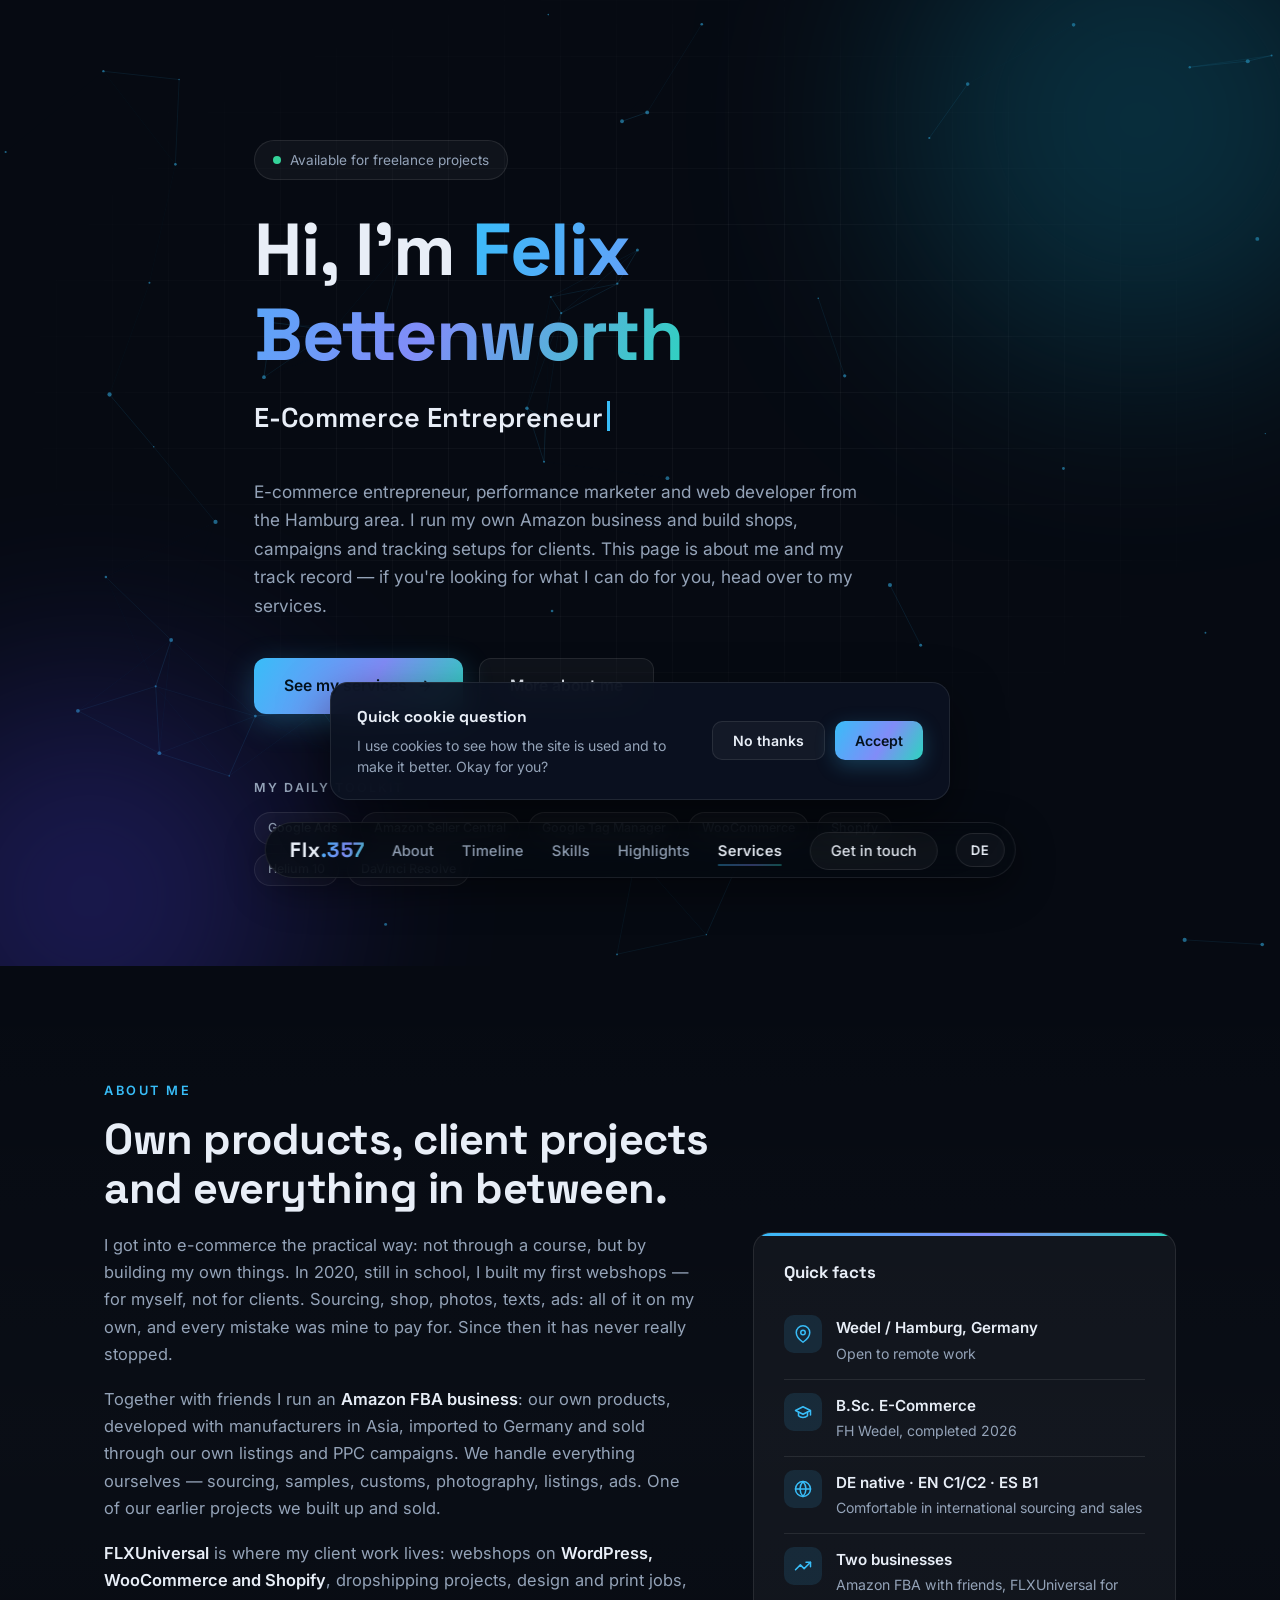
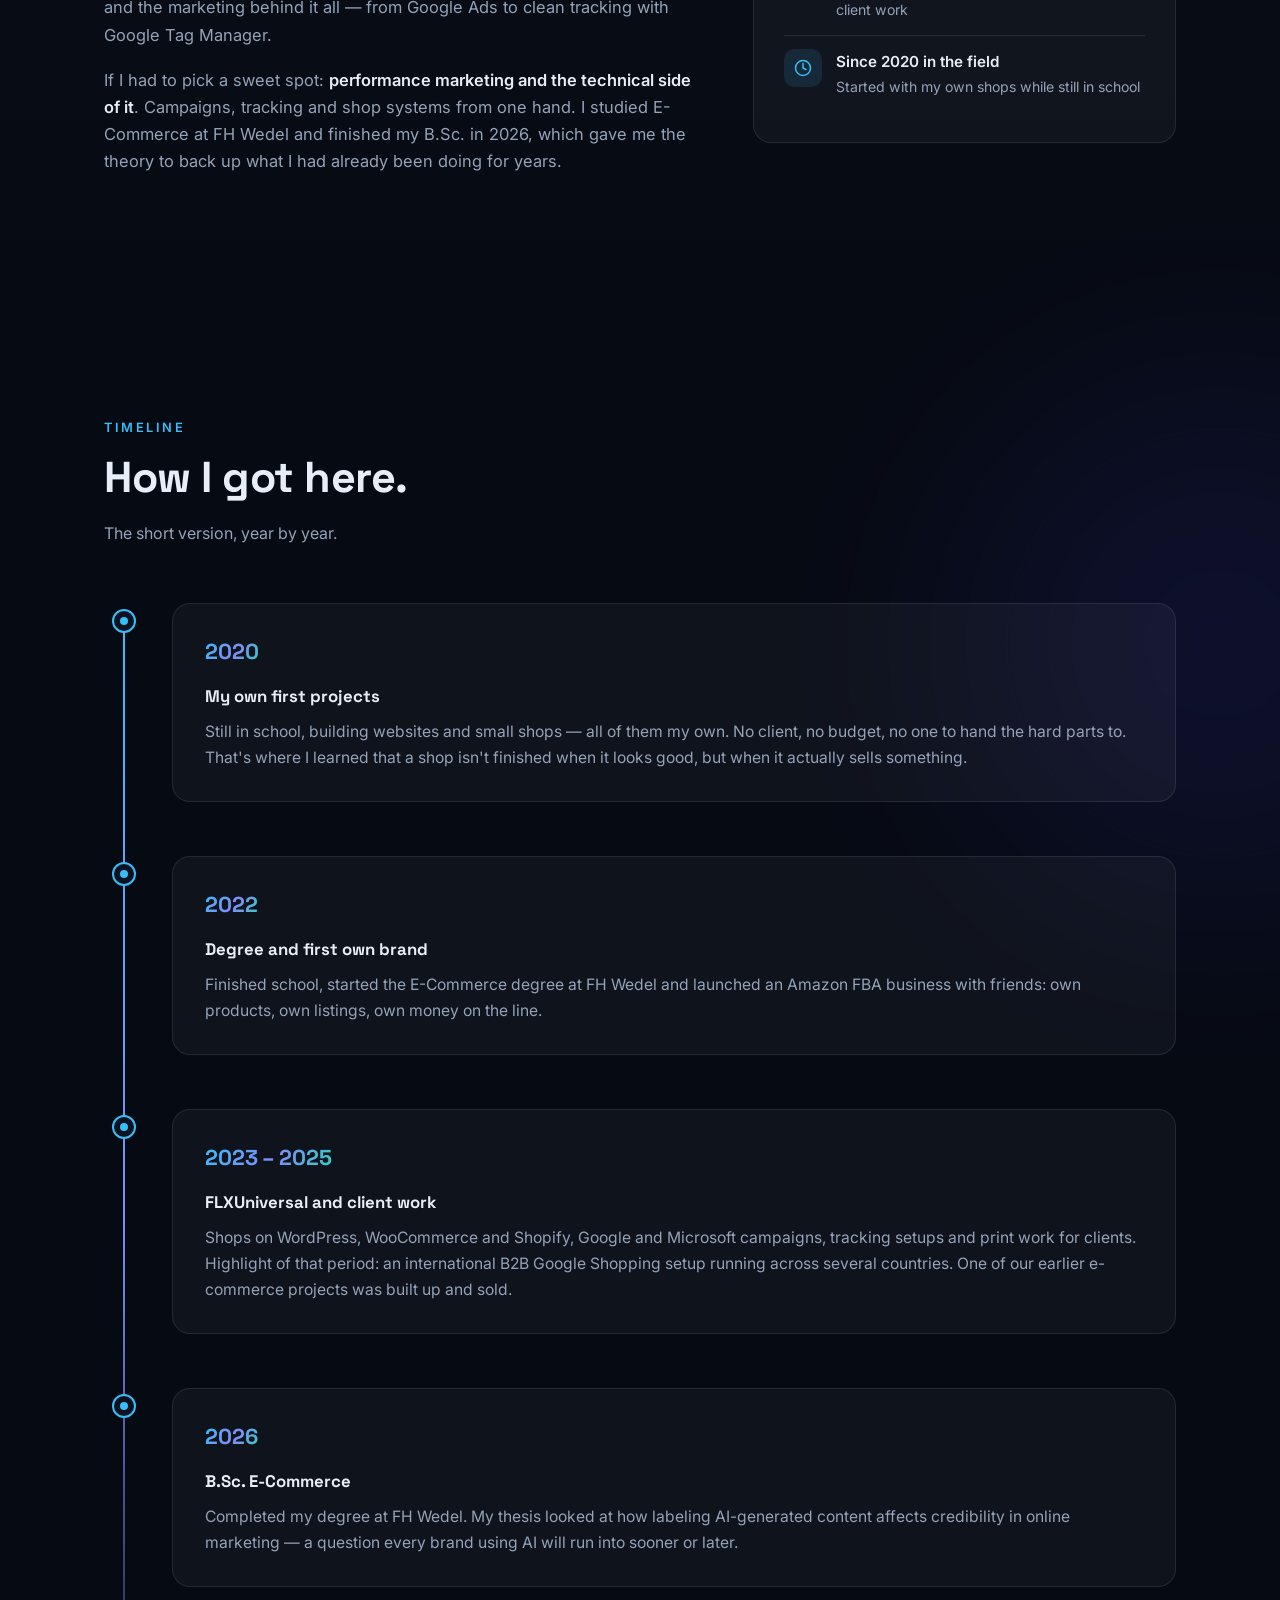
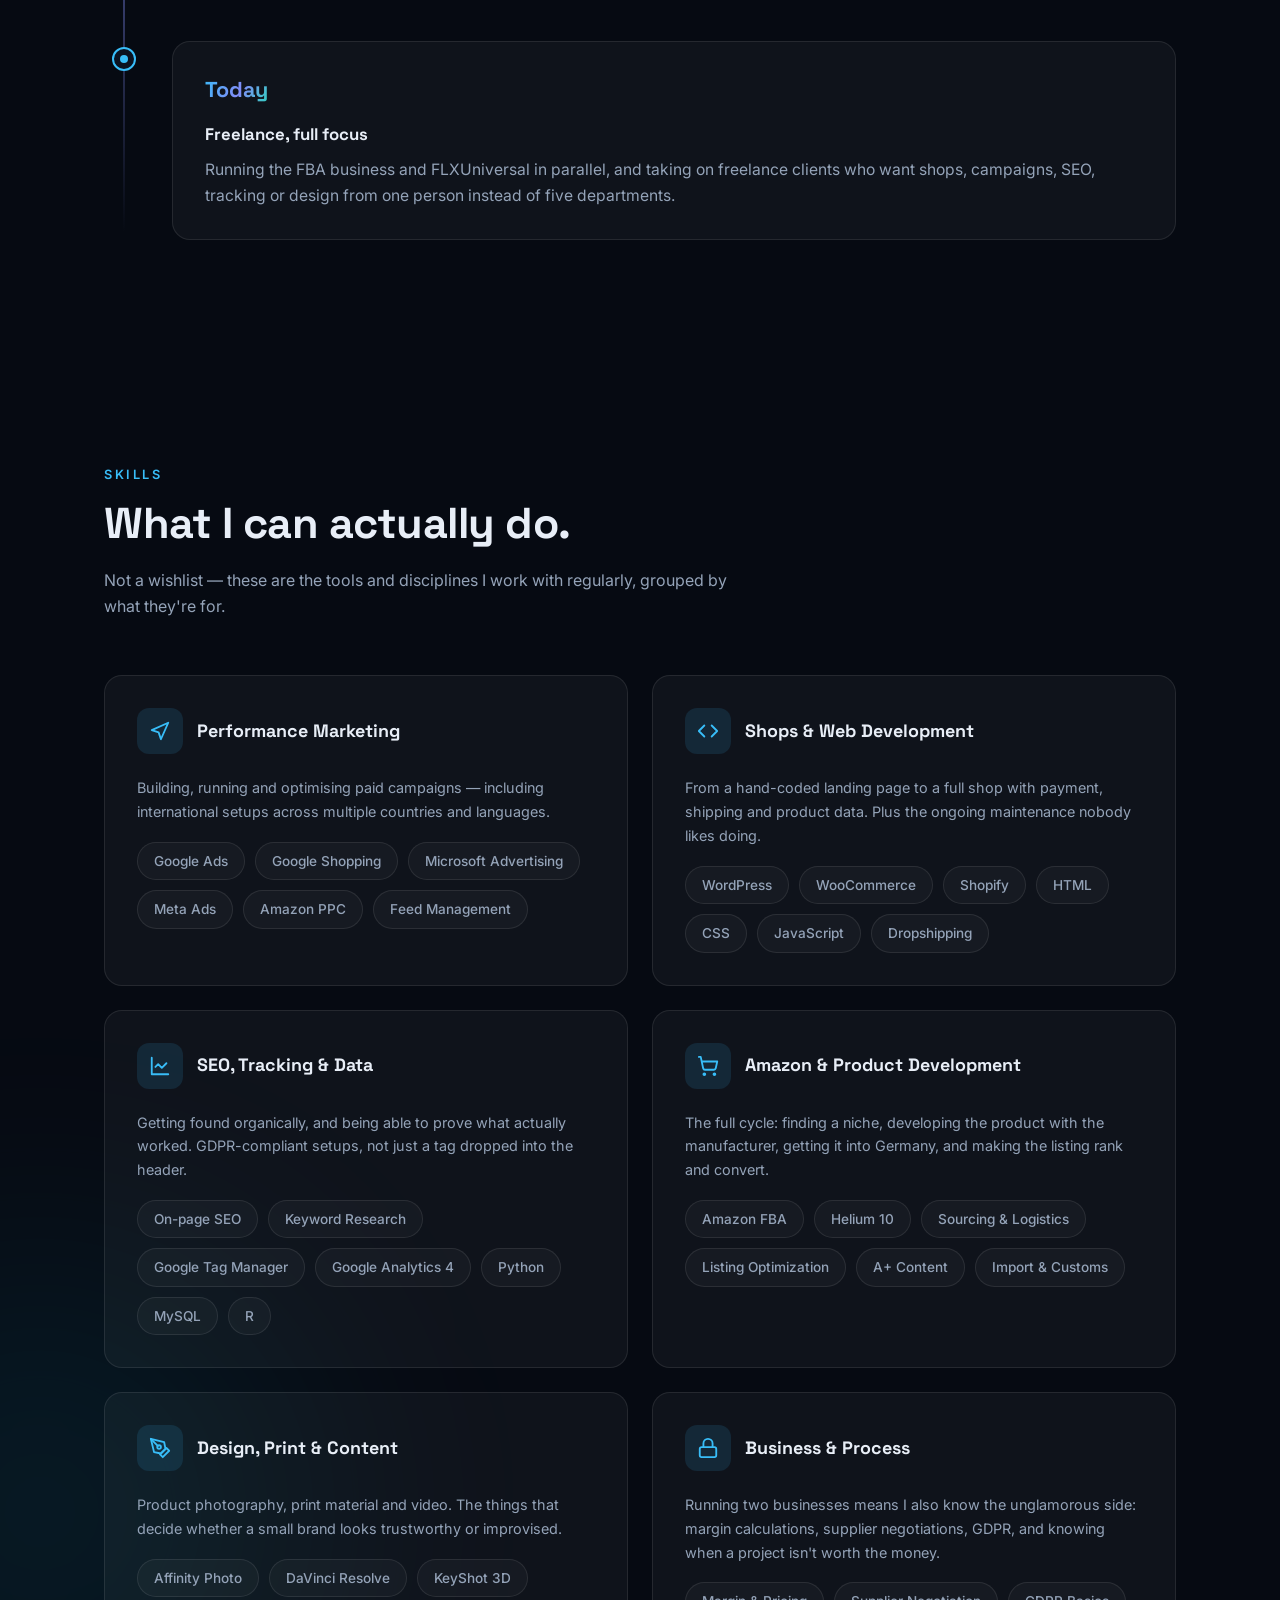
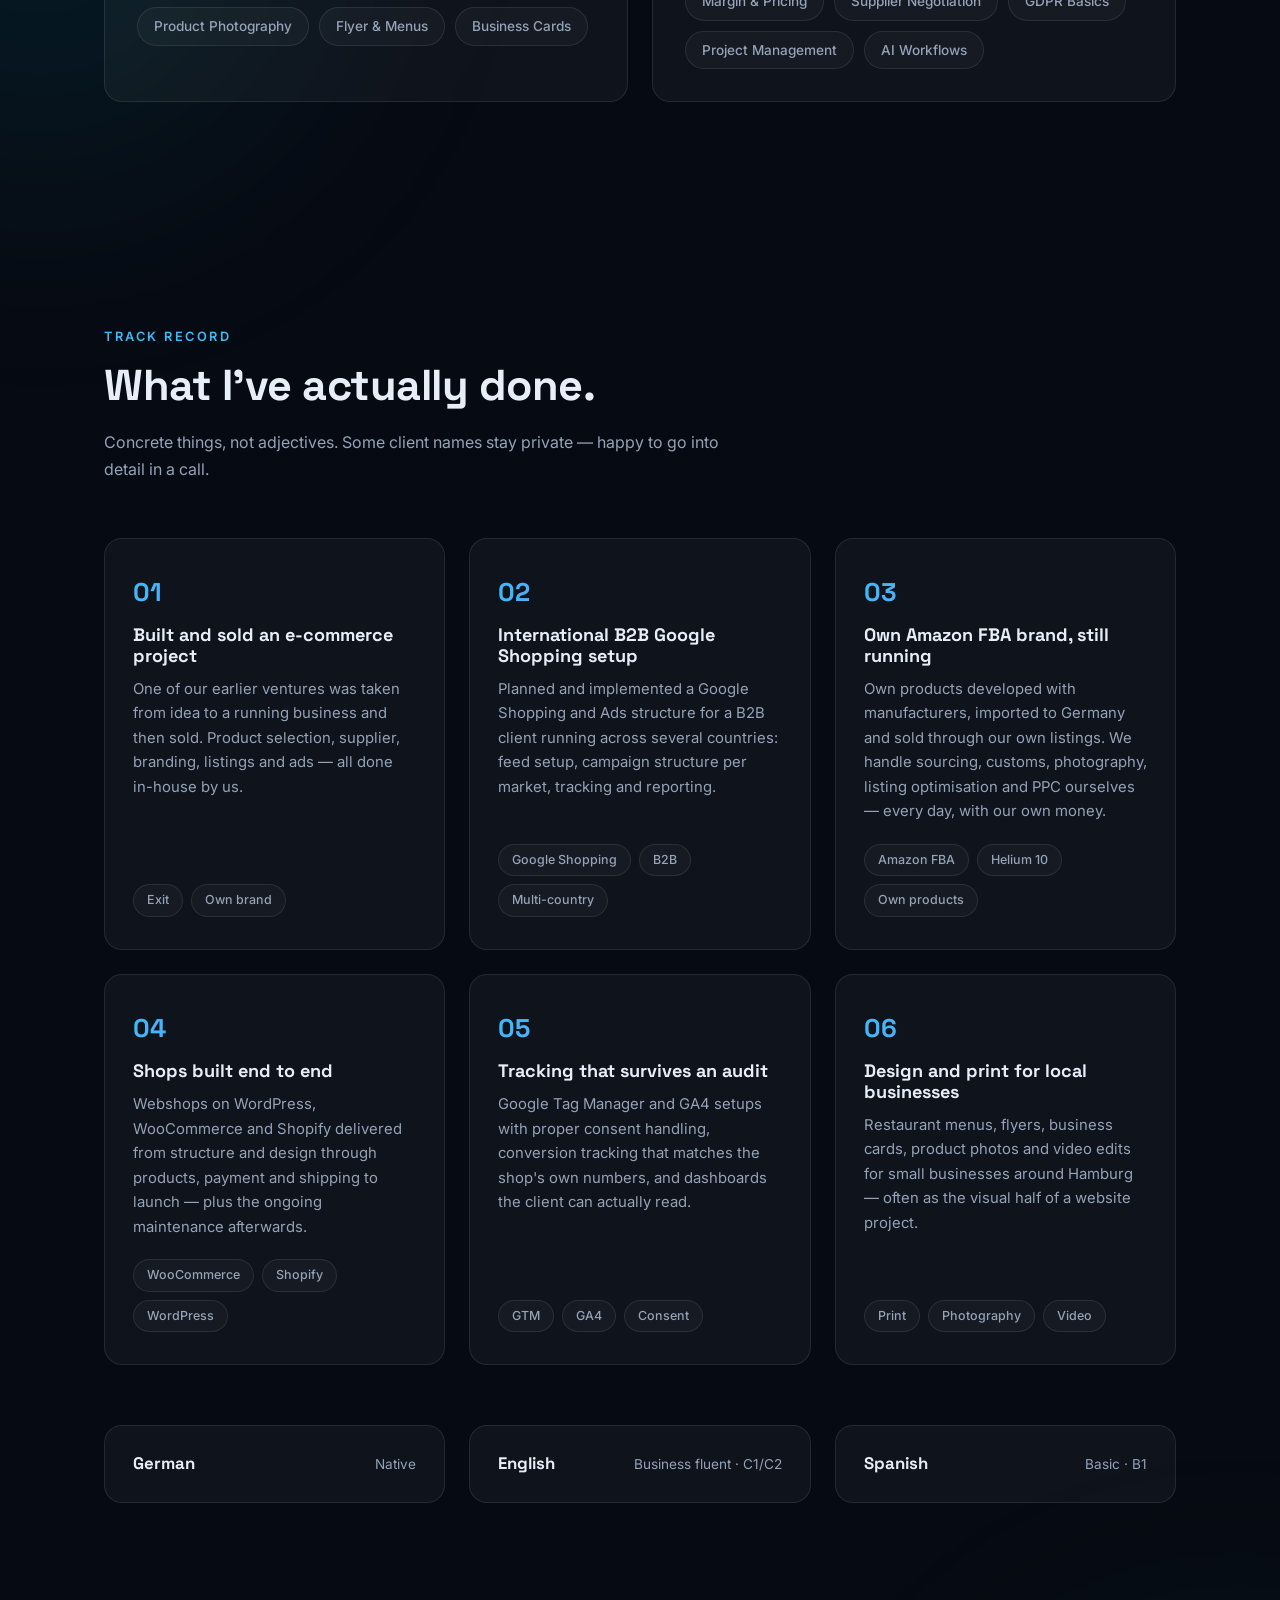
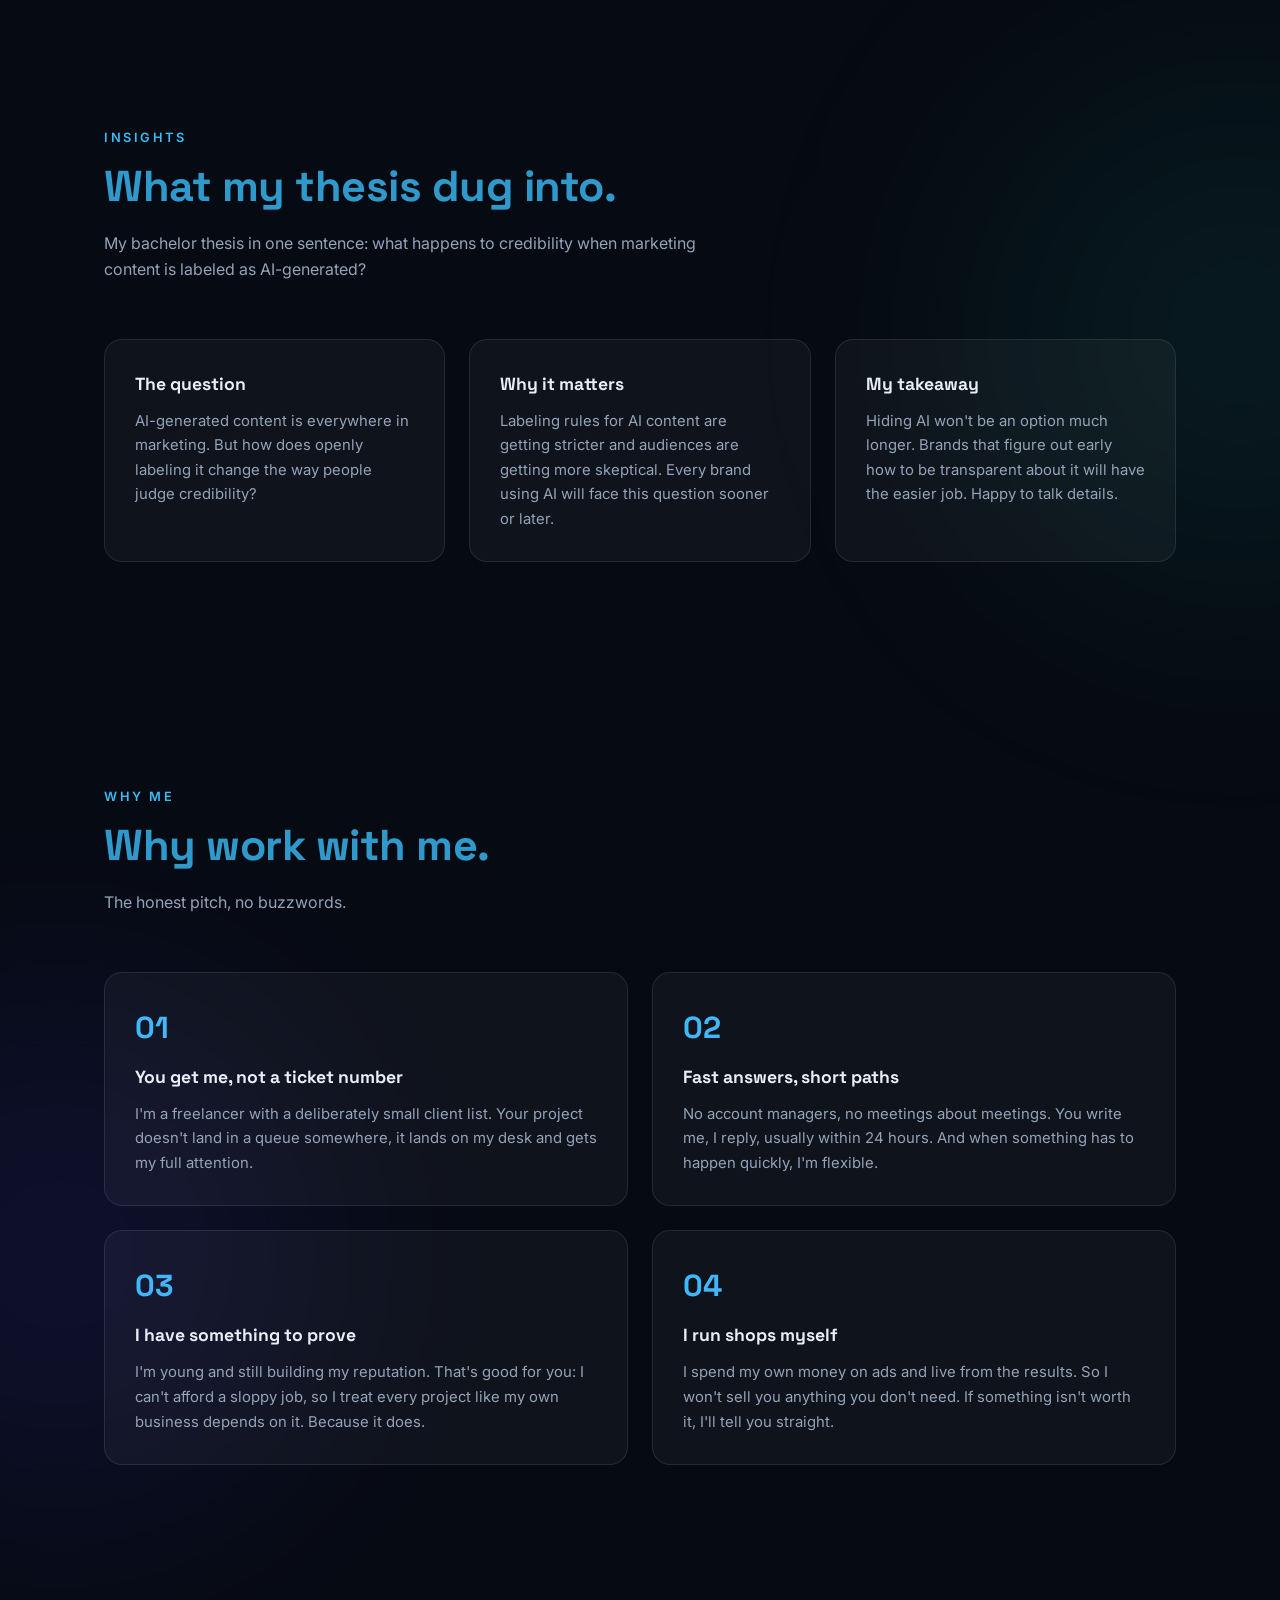
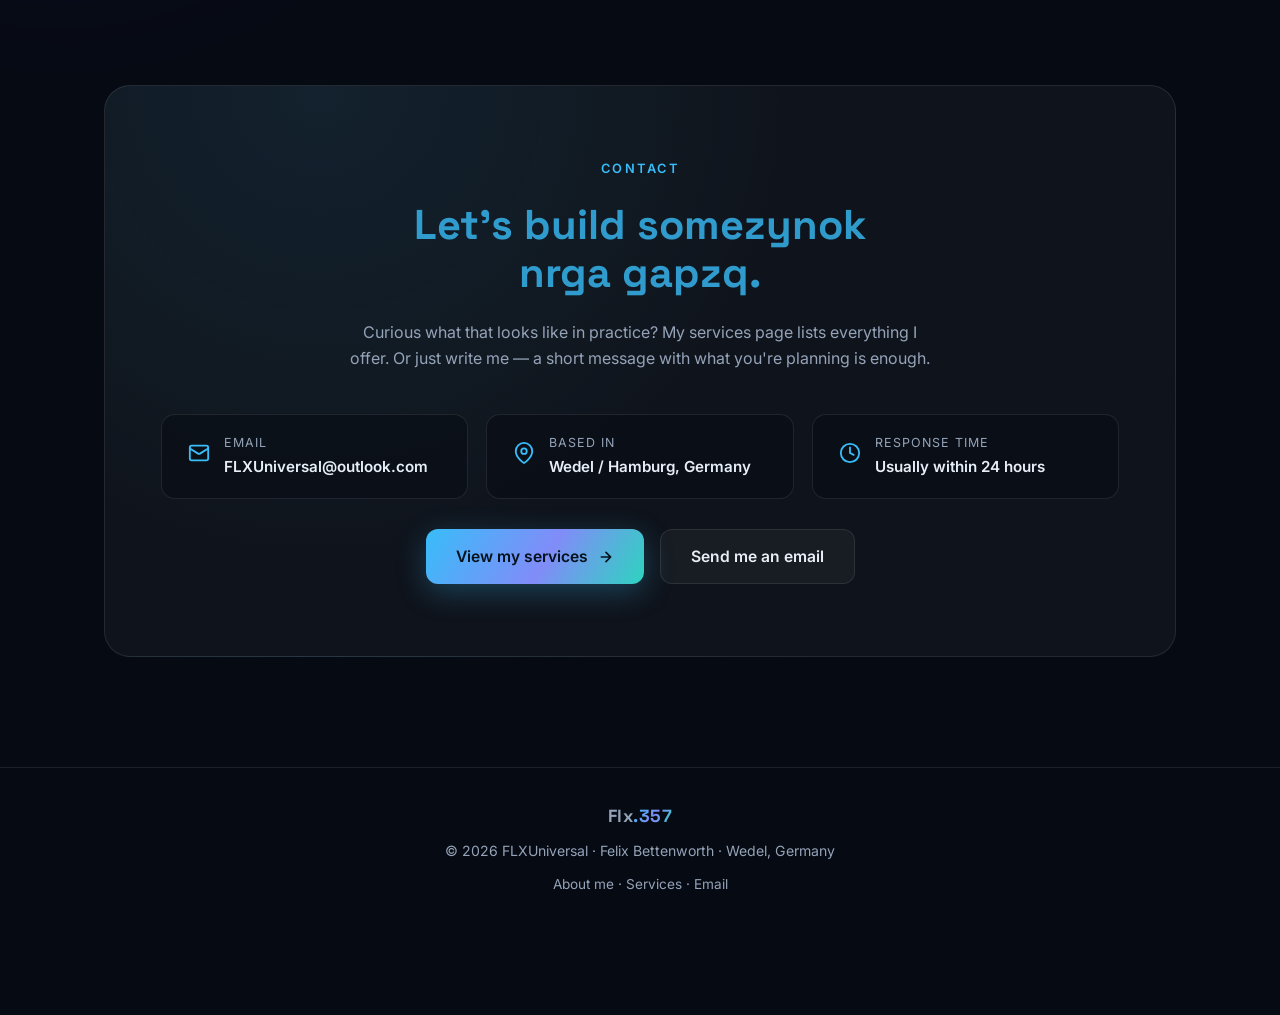
<file: index.html>
<!DOCTYPE html>
<html lang="en">
<head>
<meta charset="UTF-8">
<meta name="viewport" content="width=device-width, initial-scale=1.0">
<title>Felix Bettenworth | E-Commerce &amp; Performance Marketing</title>
<meta name="description" content="Felix Bettenworth: e-commerce entrepreneur and performance marketer from the Hamburg area. Own Amazon FBA business, plus shops, campaigns and tracking setups for clients with FLXUniversal.">
<meta property="og:title" content="Felix Bettenworth | E-Commerce &amp; Performance Marketing">
<meta property="og:description" content="I run my own e-commerce projects and build shops, campaigns and tracking setups for clients.">
<meta property="og:type" content="website">
<link rel="icon" href="data:image/svg+xml,%3Csvg xmlns='http://www.w3.org/2000/svg' viewBox='0 0 64 64'%3E%3Crect width='64' height='64' rx='14' fill='%230b1220'/%3E%3Ctext x='32' y='42' font-family='Arial' font-size='28' font-weight='700' fill='%2338bdf8' text-anchor='middle'%3EFB%3C/text%3E%3C/svg%3E">
<link rel="preconnect" href="https://fonts.googleapis.com">
<link rel="preconnect" href="https://fonts.gstatic.com" crossorigin>
<link href="https://fonts.googleapis.com/css2?family=Inter:wght@400;500;600;700&family=Space+Grotesk:wght@500;600;700&display=swap" rel="stylesheet">
<link rel="stylesheet" href="style.css">
</head>
<body>
<div id="progress"></div>

<!-- Navigation: am Desktop ein schwebendes Dock unten,
     auf Tablet/Handy eine klassische Leiste oben mit Burger-Menü.
     Alle Elemente mit data-i18n bekommen ihre deutsche Übersetzung
     aus script.js, sobald der DE/EN-Button gedrückt wird. -->
<nav id="nav">
  <div class="nav-inner">
    <a href="#hero" class="logo">Flx<span>.357</span></a>
    <div class="nav-right">
      <ul class="nav-links" id="navLinks">
        <li><a href="#about" data-i18n="nav.about">About</a></li>
        <li><a href="#timeline" data-i18n="nav.timeline">Timeline</a></li>
        <li><a href="#skills" data-i18n="nav.skills">Skills</a></li>
        <li><a href="#highlights" data-i18n="nav.highlights">Highlights</a></li>
        <li><a href="services.html" class="nav-services" data-i18n="nav.services">Services</a></li>
        <li><a href="#contact" class="nav-cta" data-i18n="nav.contact">Get in touch</a></li>
      </ul>
      <button id="langToggle" aria-label="Sprache wechseln / switch language">DE</button>
      <button id="burger" aria-label="Menu"><span></span><span></span><span></span></button>
    </div>
  </div>
</nav>

<!-- ================= HERO ================= -->
<section id="hero">
  <canvas id="particles"></canvas>
  <div class="hero-grid"></div>
  <div class="orb orb-1"></div>
  <div class="orb orb-2"></div>
  <div class="container hero-content">
    <div class="badge"><span class="dot"></span><span data-i18n="hero.badge">Available for freelance projects</span></div>
    <h1 data-scramble data-i18n="hero.title">Hi, I'm <span class="grad">Felix Bettenworth</span></h1>
    <div class="type-line"><span id="typed"></span><span class="caret"></span></div>
    <p class="hero-sub" data-i18n="hero.sub">E-commerce entrepreneur, performance marketer and web developer from the Hamburg area. I run my own Amazon business and build shops, campaigns and tracking setups for clients. This page is about me and my track record — if you're looking for what I can do for you, head over to my services.</p>
    <div class="btn-row">
      <a href="services.html" class="btn btn-primary"><span data-i18n="hero.cta1">See my services</span>
        <svg width="16" height="16" viewBox="0 0 24 24" fill="none" stroke="currentColor" stroke-width="2.5" stroke-linecap="round" stroke-linejoin="round"><path d="M5 12h14M12 5l7 7-7 7"/></svg>
      </a>
      <a href="#about" class="btn btn-ghost" data-i18n="hero.cta2">More about me</a>
    </div>
    <!-- Dezente Werkzeug-Zeile statt Zahlen: zeigt auf einen Blick,
         womit Felix arbeitet, ohne dick aufzutragen -->
    <div class="hero-tools">
      <span class="tools-label" data-i18n="hero.toolsLabel">My daily toolkit</span>
      <div class="t-tags">
        <span class="chip">Google Ads</span>
        <span class="chip">Amazon Seller Central</span>
        <span class="chip">Google Tag Manager</span>
        <span class="chip">WooCommerce</span>
        <span class="chip">Shopify</span>
        <span class="chip">Helium 10</span>
        <span class="chip">DaVinci Resolve</span>
      </div>
    </div>
  </div>
</section>

<!-- ================= ABOUT ================= -->
<section id="about">
  <div class="container">
    <span class="sec-tag reveal" data-i18n="about.tag">About me</span>
    <h2 class="sec-title reveal" data-scramble data-i18n="about.title">Own products, client projects<br>and everything in between.</h2>
    <div class="about-grid">
      <div class="about-text">
        <p class="reveal" data-i18n="about.p1">I got into e-commerce the practical way: not through a course, but by building my own things. In 2020, still in school, I built my first webshops — for myself, not for clients. Sourcing, shop, photos, texts, ads: all of it on my own, and every mistake was mine to pay for. Since then it has never really stopped.</p>
        <p class="reveal" data-delay="1" data-i18n="about.p2">Together with friends I run an <strong>Amazon FBA business</strong>: our own products, developed with manufacturers in Asia, imported to Germany and sold through our own listings and PPC campaigns. We handle everything ourselves — sourcing, samples, customs, photography, listings, ads. One of our earlier projects we built up and sold.</p>
        <p class="reveal" data-delay="1" data-i18n="about.p3"><strong>FLXUniversal</strong> is where my client work lives: webshops on <strong>WordPress, WooCommerce and Shopify</strong>, dropshipping projects, design and print jobs, and the marketing behind it all — from Google Ads to clean tracking with Google Tag Manager.</p>
        <p class="reveal" data-delay="2" data-i18n="about.p4">If I had to pick a sweet spot: <strong>performance marketing and the technical side of it</strong>. Campaigns, tracking and shop systems from one hand. I studied E-Commerce at FH Wedel and finished my B.Sc. in 2026, which gave me the theory to back up what I had already been doing for years.</p>
      </div>
      <aside class="about-card reveal" data-delay="1">
        <h3 data-i18n="about.cardTitle">Quick facts</h3>
        <div class="fact">
          <div class="ico"><svg width="18" height="18" viewBox="0 0 24 24" fill="none" stroke="currentColor" stroke-width="2" stroke-linecap="round" stroke-linejoin="round"><path d="M21 10c0 7-9 13-9 13s-9-6-9-13a9 9 0 0 1 18 0Z"/><circle cx="12" cy="10" r="3"/></svg></div>
          <div><b data-i18n="about.f1b">Wedel / Hamburg, Germany</b><span data-i18n="about.f1s">Open to remote work</span></div>
        </div>
        <div class="fact">
          <div class="ico"><svg width="18" height="18" viewBox="0 0 24 24" fill="none" stroke="currentColor" stroke-width="2" stroke-linecap="round" stroke-linejoin="round"><path d="M22 10v6M2 10l10-5 10 5-10 5z"/><path d="M6 12v5c3 3 9 3 12 0v-5"/></svg></div>
          <div><b data-i18n="about.f2b">B.Sc. E-Commerce</b><span data-i18n="about.f2s">FH Wedel, completed 2026</span></div>
        </div>
        <div class="fact">
          <div class="ico"><svg width="18" height="18" viewBox="0 0 24 24" fill="none" stroke="currentColor" stroke-width="2" stroke-linecap="round" stroke-linejoin="round"><circle cx="12" cy="12" r="10"/><path d="M12 2a15.3 15.3 0 0 1 4 10 15.3 15.3 0 0 1-4 10 15.3 15.3 0 0 1-4-10 15.3 15.3 0 0 1 4-10z"/><path d="M2 12h20"/></svg></div>
          <div><b data-i18n="about.f3b">DE native · EN C1/C2 · ES B1</b><span data-i18n="about.f3s">Comfortable in international sourcing and sales</span></div>
        </div>
        <div class="fact">
          <div class="ico"><svg width="18" height="18" viewBox="0 0 24 24" fill="none" stroke="currentColor" stroke-width="2" stroke-linecap="round" stroke-linejoin="round"><path d="m22 7-8.5 8.5-5-5L2 17"/><path d="M16 7h6v6"/></svg></div>
          <div><b data-i18n="about.f4b">Two businesses</b><span data-i18n="about.f4s">Amazon FBA with friends, FLXUniversal for client work</span></div>
        </div>
        <div class="fact">
          <div class="ico"><svg width="18" height="18" viewBox="0 0 24 24" fill="none" stroke="currentColor" stroke-width="2" stroke-linecap="round" stroke-linejoin="round"><circle cx="12" cy="12" r="10"/><path d="M12 6v6l4 2"/></svg></div>
          <div><b data-i18n="about.f5b">Since 2020 in the field</b><span data-i18n="about.f5s">Started with my own shops while still in school</span></div>
        </div>
      </aside>
    </div>
  </div>
</section>

<!-- ================= TIMELINE ================= -->
<section id="timeline">
  <div class="glow"></div>
  <div class="container">
    <span class="sec-tag reveal" data-i18n="tl.tag">Timeline</span>
    <h2 class="sec-title reveal" data-scramble data-i18n="tl.title">How I got here.</h2>
    <p class="sec-lead reveal" data-i18n="tl.lead">The short version, year by year.</p>
    <div class="timeline">
      <div class="t-item reveal">
        <div class="t-dot"></div>
        <div class="t-card">
          <span class="t-year">2020</span>
          <h4 data-i18n="tl1.title">My own first projects</h4>
          <p data-i18n="tl1.text">Still in school, building websites and small shops — all of them my own. No client, no budget, no one to hand the hard parts to. That's where I learned that a shop isn't finished when it looks good, but when it actually sells something.</p>
        </div>
      </div>
      <div class="t-item reveal">
        <div class="t-dot"></div>
        <div class="t-card">
          <span class="t-year">2022</span>
          <h4 data-i18n="tl2.title">Degree and first own brand</h4>
          <p data-i18n="tl2.text">Finished school, started the E-Commerce degree at FH Wedel and launched an Amazon FBA business with friends: own products, own listings, own money on the line.</p>
        </div>
      </div>
      <div class="t-item reveal">
        <div class="t-dot"></div>
        <div class="t-card">
          <span class="t-year">2023 – 2025</span>
          <h4 data-i18n="tl3.title">FLXUniversal and client work</h4>
          <p data-i18n="tl3.text">Shops on WordPress, WooCommerce and Shopify, Google and Microsoft campaigns, tracking setups and print work for clients. Highlight of that period: an international B2B Google Shopping setup running across several countries. One of our earlier e-commerce projects was built up and sold.</p>
        </div>
      </div>
      <div class="t-item reveal">
        <div class="t-dot"></div>
        <div class="t-card">
          <span class="t-year">2026</span>
          <h4 data-i18n="tl4.title">B.Sc. E-Commerce</h4>
          <p data-i18n="tl4.text">Completed my degree at FH Wedel. My thesis looked at how labeling AI-generated content affects credibility in online marketing — a question every brand using AI will run into sooner or later.</p>
        </div>
      </div>
      <div class="t-item reveal">
        <div class="t-dot"></div>
        <div class="t-card">
          <span class="t-year" data-i18n="tl5.year">Today</span>
          <h4 data-i18n="tl5.title">Freelance, full focus</h4>
          <p data-i18n="tl5.text">Running the FBA business and FLXUniversal in parallel, and taking on freelance clients who want shops, campaigns, SEO, tracking or design from one person instead of five departments.</p>
        </div>
      </div>
    </div>
  </div>
</section>

<!-- ================= SKILLS ================= -->
<section id="skills">
  <div class="glow"></div>
  <div class="container">
    <span class="sec-tag reveal" data-i18n="skills.tag">Skills</span>
    <h2 class="sec-title reveal" data-scramble data-i18n="skills.title">What I can actually do.</h2>
    <p class="sec-lead reveal" data-i18n="skills.lead">Not a wishlist — these are the tools and disciplines I work with regularly, grouped by what they're for.</p>
    <div class="skills-grid">
      <div class="skill-card reveal">
        <div class="skill-head">
          <div class="ico"><svg width="22" height="22" viewBox="0 0 24 24" fill="none" stroke="currentColor" stroke-width="2" stroke-linecap="round" stroke-linejoin="round"><path d="M3 11 21 3l-8 18-2.5-7.5L3 11z"/></svg></div>
          <h3>Performance Marketing</h3>
        </div>
        <p class="skill-note" data-i18n="sk1.note">Building, running and optimising paid campaigns — including international setups across multiple countries and languages.</p>
        <div class="skill-chips">
          <span class="chip">Google Ads</span>
          <span class="chip">Google Shopping</span>
          <span class="chip">Microsoft Advertising</span>
          <span class="chip">Meta Ads</span>
          <span class="chip">Amazon PPC</span>
          <span class="chip">Feed Management</span>
        </div>
      </div>
      <div class="skill-card reveal" data-delay="1">
        <div class="skill-head">
          <div class="ico"><svg width="22" height="22" viewBox="0 0 24 24" fill="none" stroke="currentColor" stroke-width="2" stroke-linecap="round" stroke-linejoin="round"><path d="m16 18 6-6-6-6M8 6l-6 6 6 6"/></svg></div>
          <h3 data-i18n="sk2.title">Shops &amp; Web Development</h3>
        </div>
        <p class="skill-note" data-i18n="sk2.note">From a hand-coded landing page to a full shop with payment, shipping and product data. Plus the ongoing maintenance nobody likes doing.</p>
        <div class="skill-chips">
          <span class="chip">WordPress</span>
          <span class="chip">WooCommerce</span>
          <span class="chip">Shopify</span>
          <span class="chip">HTML</span>
          <span class="chip">CSS</span>
          <span class="chip">JavaScript</span>
          <span class="chip">Dropshipping</span>
        </div>
      </div>
      <div class="skill-card reveal" data-delay="1">
        <div class="skill-head">
          <div class="ico"><svg width="22" height="22" viewBox="0 0 24 24" fill="none" stroke="currentColor" stroke-width="2" stroke-linecap="round" stroke-linejoin="round"><path d="M3 3v18h18"/><path d="m19 9-5 5-4-4-3 3"/></svg></div>
          <h3 data-i18n="sk3.title">SEO, Tracking &amp; Data</h3>
        </div>
        <p class="skill-note" data-i18n="sk3.note">Getting found organically, and being able to prove what actually worked. GDPR-compliant setups, not just a tag dropped into the header.</p>
        <div class="skill-chips">
          <span class="chip" data-i18n="sk3.c1">On-page SEO</span>
          <span class="chip" data-i18n="sk3.c2">Keyword Research</span>
          <span class="chip">Google Tag Manager</span>
          <span class="chip">Google Analytics 4</span>
          <span class="chip">Python</span>
          <span class="chip">MySQL</span>
          <span class="chip">R</span>
        </div>
      </div>
      <div class="skill-card reveal" data-delay="2">
        <div class="skill-head">
          <div class="ico"><svg width="22" height="22" viewBox="0 0 24 24" fill="none" stroke="currentColor" stroke-width="2" stroke-linecap="round" stroke-linejoin="round"><circle cx="8" cy="21" r="1"/><circle cx="19" cy="21" r="1"/><path d="M2.05 2.05h2l2.66 12.42a2 2 0 0 0 2 1.58h9.78a2 2 0 0 0 1.95-1.57l1.65-7.43H5.12"/></svg></div>
          <h3 data-i18n="sk4.title">Amazon &amp; Product Development</h3>
        </div>
        <p class="skill-note" data-i18n="sk4.note">The full cycle: finding a niche, developing the product with the manufacturer, getting it into Germany, and making the listing rank and convert.</p>
        <div class="skill-chips">
          <span class="chip">Amazon FBA</span>
          <span class="chip">Helium 10</span>
          <span class="chip" data-i18n="sk4.c3">Sourcing &amp; Logistics</span>
          <span class="chip" data-i18n="sk4.c4">Listing Optimization</span>
          <span class="chip">A+ Content</span>
          <span class="chip" data-i18n="sk4.c6">Import &amp; Customs</span>
        </div>
      </div>
      <div class="skill-card reveal" data-delay="1">
        <div class="skill-head">
          <div class="ico"><svg width="22" height="22" viewBox="0 0 24 24" fill="none" stroke="currentColor" stroke-width="2" stroke-linecap="round" stroke-linejoin="round"><path d="M12 19l7-7 3 3-7 7-3-3z"/><path d="M18 13l-1.5-7.5L2 2l3.5 14.5L13 18l5-5z"/><path d="M2 2l7.586 7.586"/><circle cx="11" cy="11" r="2"/></svg></div>
          <h3 data-i18n="sk5.title">Design, Print &amp; Content</h3>
        </div>
        <p class="skill-note" data-i18n="sk5.note">Product photography, print material and video. The things that decide whether a small brand looks trustworthy or improvised.</p>
        <div class="skill-chips">
          <span class="chip">Affinity Photo</span>
          <span class="chip">DaVinci Resolve</span>
          <span class="chip">KeyShot 3D</span>
          <span class="chip" data-i18n="sk5.c4">Product Photography</span>
          <span class="chip" data-i18n="sk5.c5">Flyer &amp; Menus</span>
          <span class="chip" data-i18n="sk5.c6">Business Cards</span>
        </div>
      </div>
      <div class="skill-card reveal" data-delay="2">
        <div class="skill-head">
          <div class="ico"><svg width="22" height="22" viewBox="0 0 24 24" fill="none" stroke="currentColor" stroke-width="2" stroke-linecap="round" stroke-linejoin="round"><rect width="18" height="11" x="3" y="11" rx="2"/><path d="M7 11V7a5 5 0 0 1 10 0v4"/></svg></div>
          <h3 data-i18n="sk6.title">Business &amp; Process</h3>
        </div>
        <p class="skill-note" data-i18n="sk6.note">Running two businesses means I also know the unglamorous side: margin calculations, supplier negotiations, GDPR, and knowing when a project isn't worth the money.</p>
        <div class="skill-chips">
          <span class="chip" data-i18n="sk6.c1">Margin &amp; Pricing</span>
          <span class="chip" data-i18n="sk6.c2">Supplier Negotiation</span>
          <span class="chip" data-i18n="sk6.c3">GDPR Basics</span>
          <span class="chip" data-i18n="sk6.c4">Project Management</span>
          <span class="chip" data-i18n="sk6.c5">AI Workflows</span>
        </div>
      </div>
    </div>
  </div>
</section>

<!-- ================= HIGHLIGHTS (Erfolge) ================= -->
<section id="highlights">
  <div class="container">
    <span class="sec-tag reveal" data-i18n="hl.tag">Track record</span>
    <h2 class="sec-title reveal" data-scramble data-i18n="hl.title">What I've actually done.</h2>
    <p class="sec-lead reveal" data-i18n="hl.lead">Concrete things, not adjectives. Some client names stay private — happy to go into detail in a call.</p>
    <div class="work-grid">
      <div class="work-card reveal">
        <span class="hl-num">01</span>
        <h3 data-i18n="hl1.title">Built and sold an e-commerce project</h3>
        <p data-i18n="hl1.text">One of our earlier ventures was taken from idea to a running business and then sold. Product selection, supplier, branding, listings and ads — all done in-house by us.</p>
        <div class="t-tags"><span class="chip" data-i18n="hl1.c1">Exit</span><span class="chip" data-i18n="hl1.c2">Own brand</span></div>
      </div>
      <div class="work-card reveal" data-delay="1">
        <span class="hl-num">02</span>
        <h3 data-i18n="hl2.title">International B2B Google Shopping setup</h3>
        <p data-i18n="hl2.text">Planned and implemented a Google Shopping and Ads structure for a B2B client running across several countries: feed setup, campaign structure per market, tracking and reporting.</p>
        <div class="t-tags"><span class="chip">Google Shopping</span><span class="chip">B2B</span><span class="chip" data-i18n="hl2.c3">Multi-country</span></div>
      </div>
      <div class="work-card reveal" data-delay="2">
        <span class="hl-num">03</span>
        <h3 data-i18n="hl3.title">Own Amazon FBA brand, still running</h3>
        <p data-i18n="hl3.text">Own products developed with manufacturers, imported to Germany and sold through our own listings. We handle sourcing, customs, photography, listing optimisation and PPC ourselves — every day, with our own money.</p>
        <div class="t-tags"><span class="chip">Amazon FBA</span><span class="chip">Helium 10</span><span class="chip" data-i18n="hl3.c3">Own products</span></div>
      </div>
      <div class="work-card reveal">
        <span class="hl-num">04</span>
        <h3 data-i18n="hl4.title">Shops built end to end</h3>
        <p data-i18n="hl4.text">Webshops on WordPress, WooCommerce and Shopify delivered from structure and design through products, payment and shipping to launch — plus the ongoing maintenance afterwards.</p>
        <div class="t-tags"><span class="chip">WooCommerce</span><span class="chip">Shopify</span><span class="chip">WordPress</span></div>
      </div>
      <div class="work-card reveal" data-delay="1">
        <span class="hl-num">05</span>
        <h3 data-i18n="hl5.title">Tracking that survives an audit</h3>
        <p data-i18n="hl5.text">Google Tag Manager and GA4 setups with proper consent handling, conversion tracking that matches the shop's own numbers, and dashboards the client can actually read.</p>
        <div class="t-tags"><span class="chip">GTM</span><span class="chip">GA4</span><span class="chip">Consent</span></div>
      </div>
      <div class="work-card reveal" data-delay="2">
        <span class="hl-num">06</span>
        <h3 data-i18n="hl6.title">Design and print for local businesses</h3>
        <p data-i18n="hl6.text">Restaurant menus, flyers, business cards, product photos and video edits for small businesses around Hamburg — often as the visual half of a website project.</p>
        <div class="t-tags"><span class="chip">Print</span><span class="chip" data-i18n="hl6.c2">Photography</span><span class="chip" data-i18n="hl6.c3">Video</span></div>
      </div>
    </div>

    <div class="lang-strip">
      <div class="lang-card reveal"><b data-i18n="lang1.name">German</b><span data-i18n="lang1.lvl">Native</span></div>
      <div class="lang-card reveal" data-delay="1"><b data-i18n="lang2.name">English</b><span data-i18n="lang2.lvl">Business fluent · C1/C2</span></div>
      <div class="lang-card reveal" data-delay="2"><b data-i18n="lang3.name">Spanish</b><span data-i18n="lang3.lvl">Basic · B1</span></div>
    </div>
  </div>
</section>

<!-- ================= INSIGHTS (Bachelorarbeit) ================= -->
<section id="insights">
  <div class="glow"></div>
  <div class="container">
    <span class="sec-tag reveal" data-i18n="ins.tag">Insights</span>
    <h2 class="sec-title reveal" data-scramble data-i18n="ins.title">What my thesis dug into.</h2>
    <p class="sec-lead reveal" data-i18n="ins.lead">My bachelor thesis in one sentence: what happens to credibility when marketing content is labeled as AI-generated?</p>
    <div class="insight-grid">
      <div class="insight-card reveal">
        <h4 data-i18n="ins1.title">The question</h4>
        <p data-i18n="ins1.text">AI-generated content is everywhere in marketing. But how does openly labeling it change the way people judge credibility?</p>
      </div>
      <div class="insight-card reveal" data-delay="1">
        <h4 data-i18n="ins2.title">Why it matters</h4>
        <p data-i18n="ins2.text">Labeling rules for AI content are getting stricter and audiences are getting more skeptical. Every brand using AI will face this question sooner or later.</p>
      </div>
      <div class="insight-card reveal" data-delay="2">
        <h4 data-i18n="ins3.title">My takeaway</h4>
        <p data-i18n="ins3.text">Hiding AI won't be an option much longer. Brands that figure out early how to be transparent about it will have the easier job. Happy to talk details.</p>
      </div>
    </div>
  </div>
</section>

<!-- ================= WHY ME ================= -->
<section id="why">
  <div class="glow"></div>
  <div class="container">
    <span class="sec-tag reveal" data-i18n="why.tag">Why me</span>
    <h2 class="sec-title reveal" data-scramble data-i18n="why.title">Why work with me.</h2>
    <p class="sec-lead reveal" data-i18n="why.lead">The honest pitch, no buzzwords.</p>
    <div class="why-grid">
      <div class="insight-card reveal">
        <span class="why-num">01</span>
        <h4 data-i18n="why1.title">You get me, not a ticket number</h4>
        <p data-i18n="why1.text">I'm a freelancer with a deliberately small client list. Your project doesn't land in a queue somewhere, it lands on my desk and gets my full attention.</p>
      </div>
      <div class="insight-card reveal" data-delay="1">
        <span class="why-num">02</span>
        <h4 data-i18n="why2.title">Fast answers, short paths</h4>
        <p data-i18n="why2.text">No account managers, no meetings about meetings. You write me, I reply, usually within 24 hours. And when something has to happen quickly, I'm flexible.</p>
      </div>
      <div class="insight-card reveal" data-delay="1">
        <span class="why-num">03</span>
        <h4 data-i18n="why3.title">I have something to prove</h4>
        <p data-i18n="why3.text">I'm young and still building my reputation. That's good for you: I can't afford a sloppy job, so I treat every project like my own business depends on it. Because it does.</p>
      </div>
      <div class="insight-card reveal" data-delay="2">
        <span class="why-num">04</span>
        <h4 data-i18n="why4.title">I run shops myself</h4>
        <p data-i18n="why4.text">I spend my own money on ads and live from the results. So I won't sell you anything you don't need. If something isn't worth it, I'll tell you straight.</p>
      </div>
    </div>
  </div>
</section>

<!-- ================= CONTACT ================= -->
<section id="contact">
  <div class="container">
    <div class="contact-wrap reveal">
      <span class="sec-tag" data-i18n="contact.tag">Contact</span>
      <h2 data-scramble data-i18n="contact.title">Let's build something<br>that sells.</h2>
      <p data-i18n="contact.text">Curious what that looks like in practice? My services page lists everything I offer. Or just write me — a short message with what you're planning is enough.</p>
      <!-- Derselbe Kontaktblock steht auch auf der Leistungsseite,
           nur mit anderen Zielen bei den beiden Buttons. -->
      <div class="contact-cards">
        <a class="c-card" href="mailto:FLXUniversal@outlook.com">
          <span class="ico"><svg width="22" height="22" viewBox="0 0 24 24" fill="none" stroke="currentColor" stroke-width="2" stroke-linecap="round" stroke-linejoin="round"><rect width="20" height="16" x="2" y="4" rx="2"/><path d="m22 7-8.97 5.7a1.94 1.94 0 0 1-2.06 0L2 7"/></svg></span>
          <div><span data-i18n="contact.emailLabel">Email</span><b>FLXUniversal@outlook.com</b></div>
        </a>
        <div class="c-card">
          <span class="ico"><svg width="22" height="22" viewBox="0 0 24 24" fill="none" stroke="currentColor" stroke-width="2" stroke-linecap="round" stroke-linejoin="round"><path d="M21 10c0 7-9 13-9 13s-9-6-9-13a9 9 0 0 1 18 0Z"/><circle cx="12" cy="10" r="3"/></svg></span>
          <div><span data-i18n="contact.locLabel">Based in</span><b data-i18n="contact.loc">Wedel / Hamburg, Germany</b></div>
        </div>
        <div class="c-card">
          <span class="ico"><svg width="22" height="22" viewBox="0 0 24 24" fill="none" stroke="currentColor" stroke-width="2" stroke-linecap="round" stroke-linejoin="round"><circle cx="12" cy="12" r="10"/><path d="M12 6v6l4 2"/></svg></span>
          <div><span data-i18n="contact.timeLabel">Response time</span><b data-i18n="contact.time">Usually within 24 hours</b></div>
        </div>
      </div>
      <div class="btn-row">
        <a href="services.html" class="btn btn-primary"><span data-i18n="contact.btnServices">View my services</span>
          <svg width="16" height="16" viewBox="0 0 24 24" fill="none" stroke="currentColor" stroke-width="2.5" stroke-linecap="round" stroke-linejoin="round"><path d="M5 12h14M12 5l7 7-7 7"/></svg>
        </a>
        <a href="mailto:FLXUniversal@outlook.com" class="btn btn-ghost" data-i18n="contact.btnMail">Send me an email</a>
      </div>
    </div>
  </div>
</section>

<footer>
  <div class="container">
    <span class="logo">Flx<span style="background:var(--grad);-webkit-background-clip:text;background-clip:text;color:transparent">.357</span></span>
    <p>© <span id="year"></span> <span data-i18n="footer.text">FLXUniversal · Felix Bettenworth · Wedel, Germany</span></p>
    <p class="footer-links"><a href="index.html" data-i18n="footer.l1">About me</a> · <a href="services.html" data-i18n="footer.l2">Services</a> · <a href="mailto:FLXUniversal@outlook.com" data-i18n="footer.l3">Email</a></p>
  </div>
</footer>

<!-- Cookie-Banner: taucht nur auf, solange der Besucher noch keine
     Entscheidung getroffen hat. Die Logik dazu steckt in script.js
     (dort ist auch die Stelle für den Google Tag Manager markiert). -->
<div id="cookieBanner" class="cookie-banner" hidden>
  <div class="cookie-text">
    <b data-i18n="cookie.title">Quick cookie question</b>
    <p data-i18n="cookie.text">I use cookies to see how the site is used and to make it better. Okay for you?</p>
  </div>
  <div class="cookie-actions">
    <button id="cookieDecline" class="cookie-btn cookie-btn-ghost" data-i18n="cookie.decline">No thanks</button>
    <button id="cookieAccept" class="cookie-btn cookie-btn-accept" data-i18n="cookie.accept">Accept</button>
  </div>
</div>

<script src="script.js"></script>
</body>
</html>
</file>
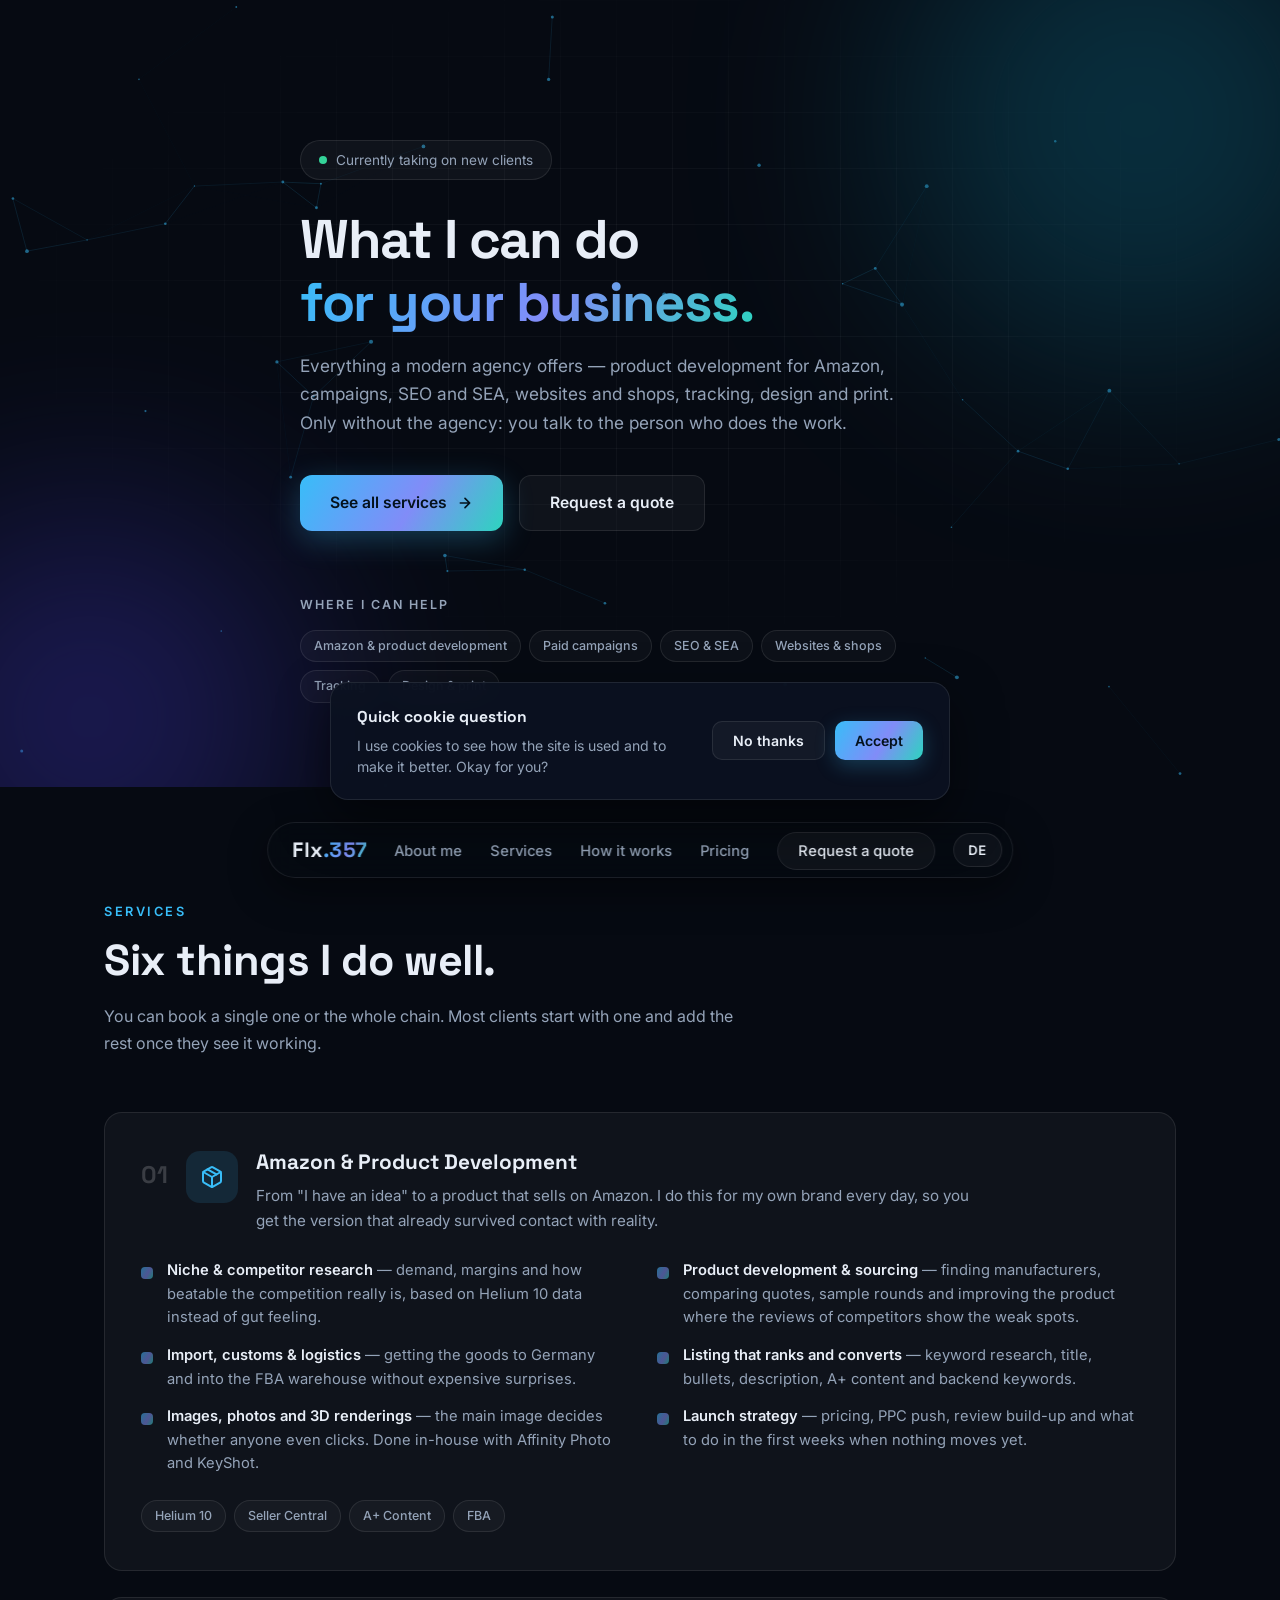
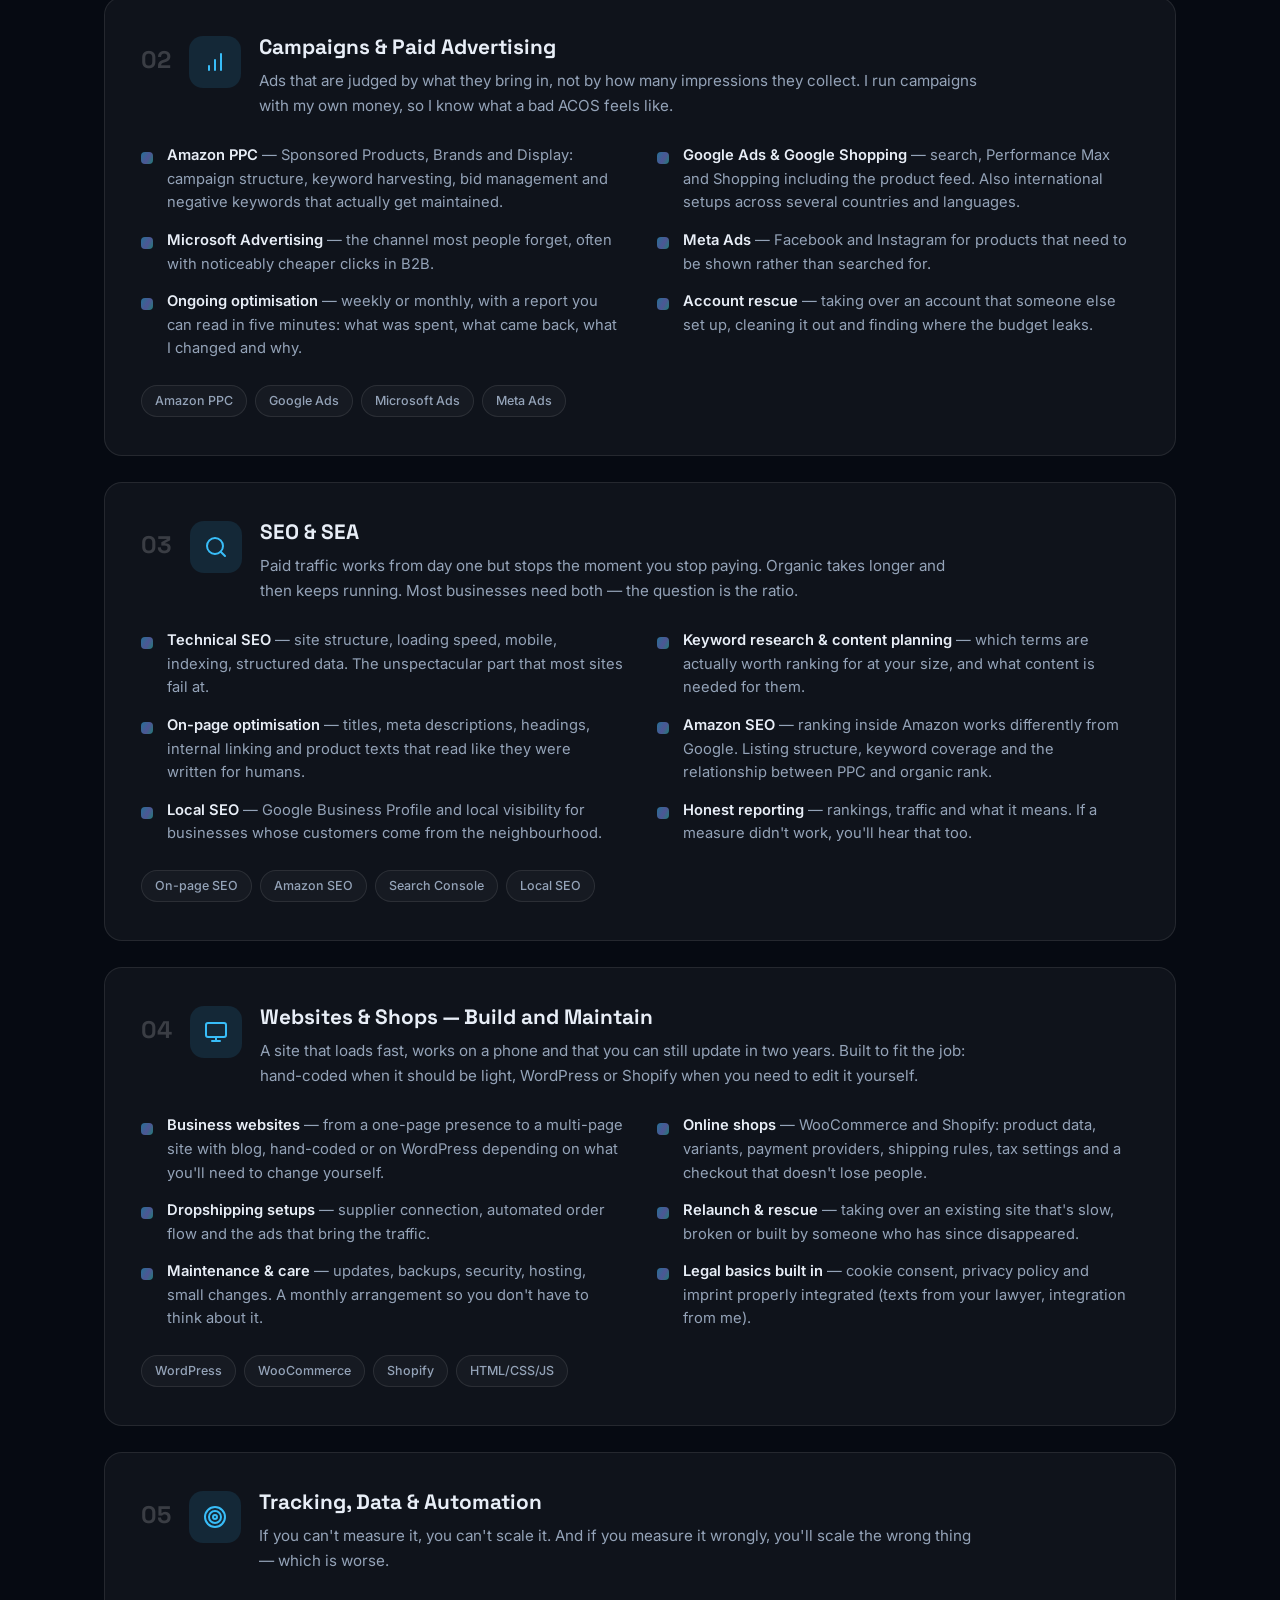
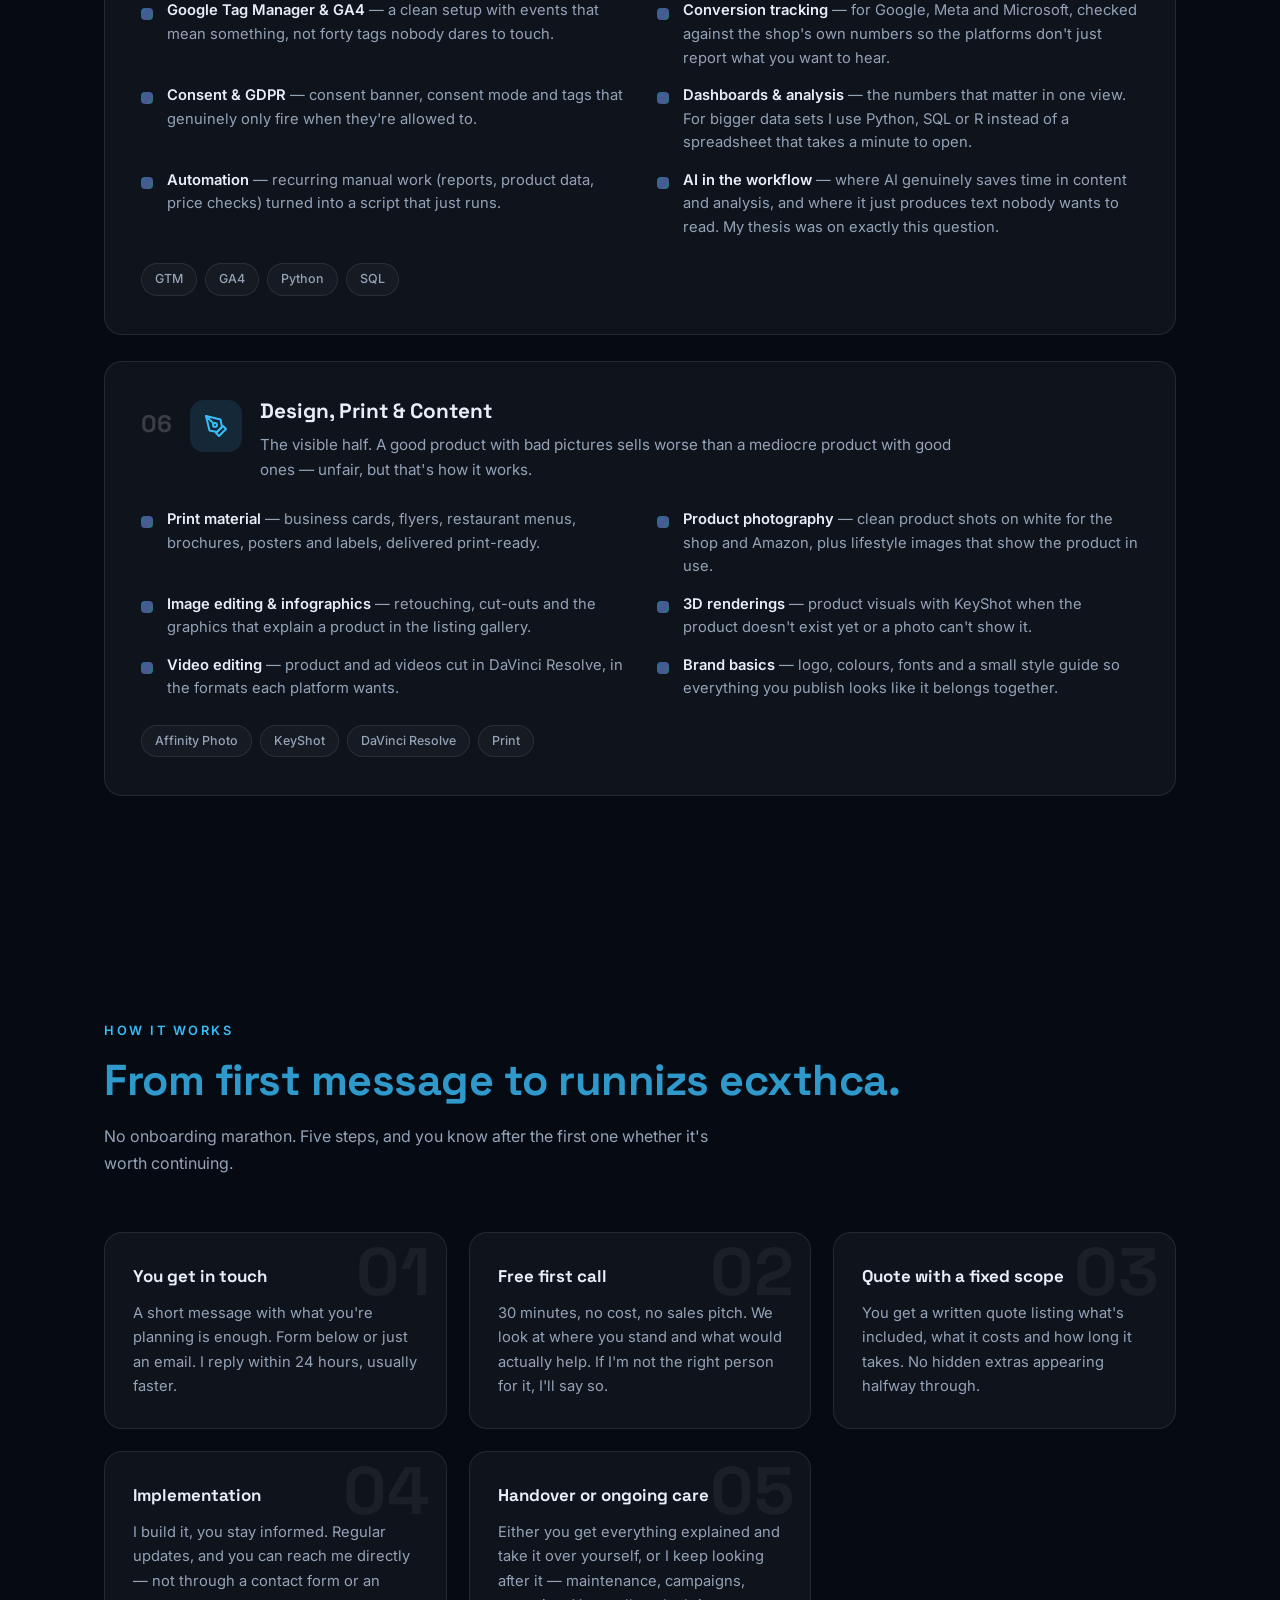
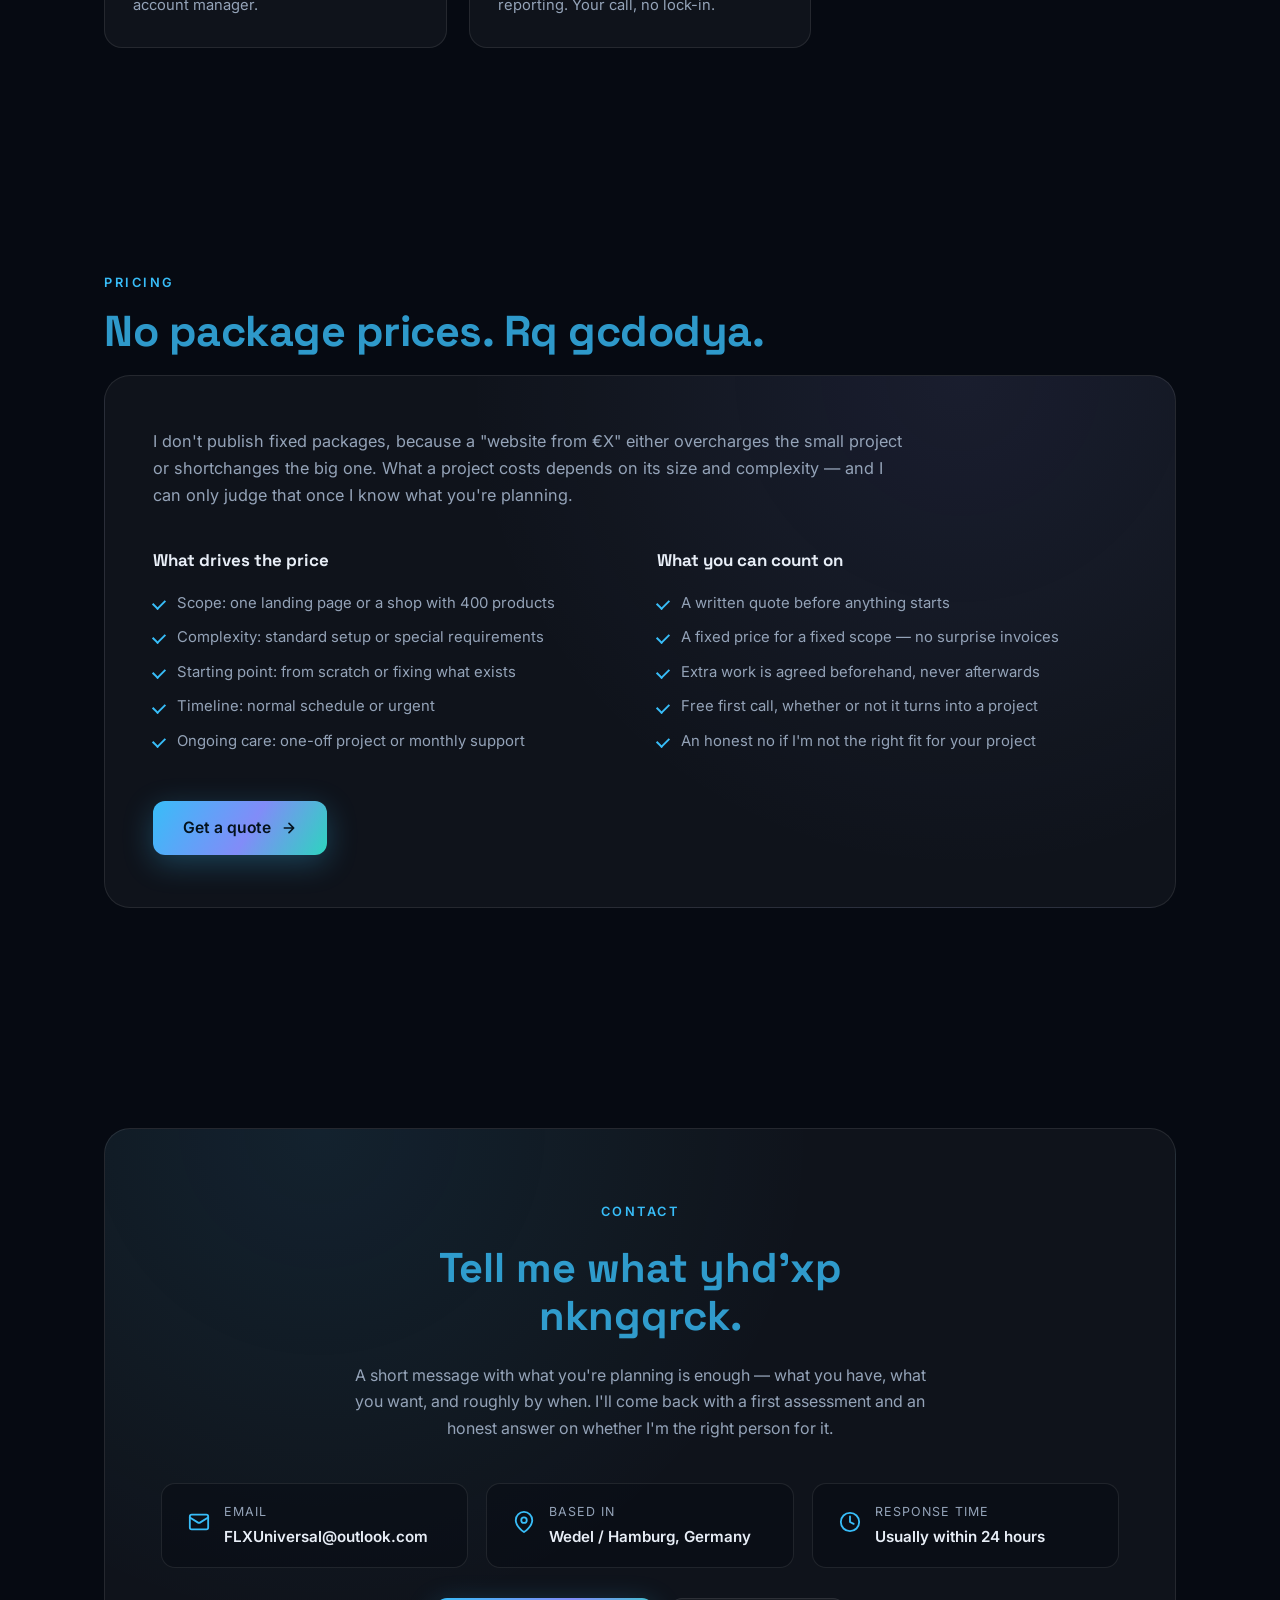
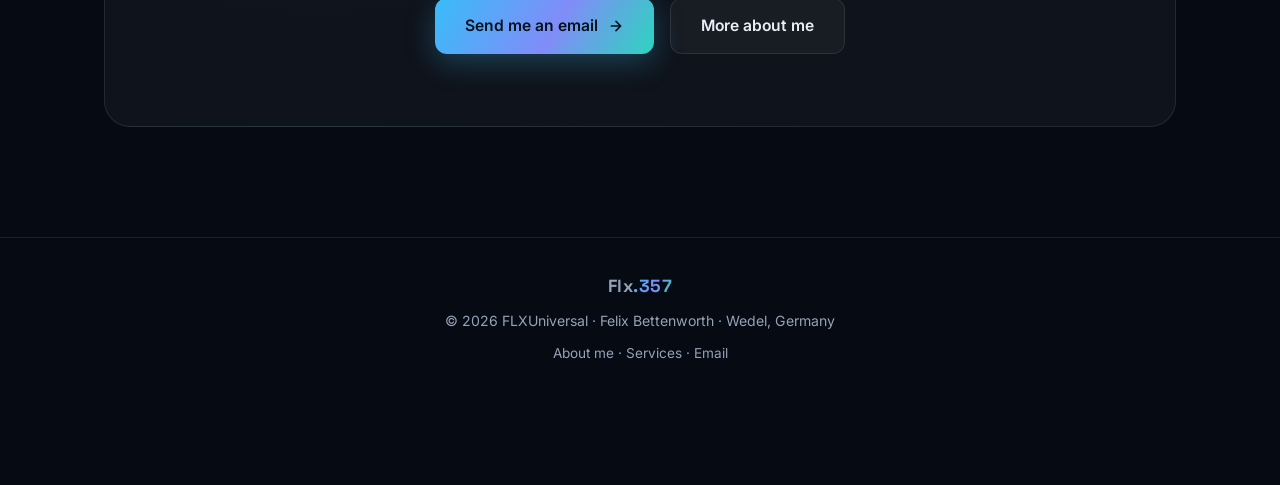
<file: services.html>
<!DOCTYPE html>
<html lang="en">
<head>
<meta charset="UTF-8">
<meta name="viewport" content="width=device-width, initial-scale=1.0">
<title>Services | Felix Bettenworth · FLXUniversal</title>
<meta name="description" content="Freelance services by Felix Bettenworth: Amazon product development and FBA, paid campaigns, SEO &amp; SEA, webshops and websites, tracking and analytics, design and print — from Wedel near Hamburg.">
<meta property="og:title" content="Services | Felix Bettenworth · FLXUniversal">
<meta property="og:description" content="Amazon product development, campaigns, SEO &amp; SEA, websites, tracking and design — freelance, from one person.">
<meta property="og:type" content="website">
<link rel="icon" href="data:image/svg+xml,%3Csvg xmlns='http://www.w3.org/2000/svg' viewBox='0 0 64 64'%3E%3Crect width='64' height='64' rx='14' fill='%230b1220'/%3E%3Ctext x='32' y='42' font-family='Arial' font-size='28' font-weight='700' fill='%2338bdf8' text-anchor='middle'%3EFB%3C/text%3E%3C/svg%3E">
<link rel="preconnect" href="https://fonts.googleapis.com">
<link rel="preconnect" href="https://fonts.gstatic.com" crossorigin>
<link href="https://fonts.googleapis.com/css2?family=Inter:wght@400;500;600;700&family=Space+Grotesk:wght@500;600;700&display=swap" rel="stylesheet">
<link rel="stylesheet" href="style.css">
</head>
<body>
<div id="progress"></div>

<!-- Gleiche Navigation wie auf der Startseite, nur mit den
     Ankern dieser Seite. "About me" führt zurück zu index.html. -->
<nav id="nav">
  <div class="nav-inner">
    <a href="index.html" class="logo">Flx<span>.357</span></a>
    <div class="nav-right">
      <ul class="nav-links" id="navLinks">
        <li><a href="index.html" data-i18n="snav.about">About me</a></li>
        <li><a href="#services" data-i18n="snav.services">Services</a></li>
        <li><a href="#process" data-i18n="snav.process">How it works</a></li>
        <li><a href="#pricing" data-i18n="snav.pricing">Pricing</a></li>
        <li><a href="#contact" class="nav-cta" data-i18n="snav.contact">Request a quote</a></li>
      </ul>
      <button id="langToggle" aria-label="Sprache wechseln / switch language">DE</button>
      <button id="burger" aria-label="Menu"><span></span><span></span><span></span></button>
    </div>
  </div>
</nav>

<!-- ================= HERO ================= -->
<section id="hero" class="hero-compact">
  <canvas id="particles"></canvas>
  <div class="hero-grid"></div>
  <div class="orb orb-1"></div>
  <div class="orb orb-2"></div>
  <div class="container hero-content">
    <div class="badge"><span class="dot"></span><span data-i18n="shero.badge">Currently taking on new clients</span></div>
    <h1 data-scramble data-i18n="shero.title">What I can do<br><span class="grad">for your business.</span></h1>
    <p class="hero-sub" data-i18n="shero.sub">Everything a modern agency offers — product development for Amazon, campaigns, SEO and SEA, websites and shops, tracking, design and print. Only without the agency: you talk to the person who does the work.</p>
    <div class="btn-row">
      <a href="#services" class="btn btn-primary"><span data-i18n="shero.cta1">See all services</span>
        <svg width="16" height="16" viewBox="0 0 24 24" fill="none" stroke="currentColor" stroke-width="2.5" stroke-linecap="round" stroke-linejoin="round"><path d="M5 12h14M12 5l7 7-7 7"/></svg>
      </a>
      <a href="#contact" class="btn btn-ghost" data-i18n="shero.cta2">Request a quote</a>
    </div>
    <div class="hero-tools">
      <span class="tools-label" data-i18n="shero.toolsLabel">Where I can help</span>
      <div class="t-tags">
        <span class="chip" data-i18n="shero.t1">Amazon &amp; product development</span>
        <span class="chip" data-i18n="shero.t2">Paid campaigns</span>
        <span class="chip">SEO &amp; SEA</span>
        <span class="chip" data-i18n="shero.t4">Websites &amp; shops</span>
        <span class="chip" data-i18n="shero.t5">Tracking</span>
        <span class="chip" data-i18n="shero.t6">Design &amp; print</span>
      </div>
    </div>
  </div>
</section>

<!-- ================= SERVICES ================= -->
<section id="services">
  <div class="glow"></div>
  <div class="container">
    <span class="sec-tag reveal" data-i18n="srv.tag">Services</span>
    <h2 class="sec-title reveal" data-scramble data-i18n="srv.title">Six things I do well.</h2>
    <p class="sec-lead reveal" data-i18n="srv.lead">You can book a single one or the whole chain. Most clients start with one and add the rest once they see it working.</p>

    <div class="service-list">

      <!-- 01 Amazon -->
      <article class="service-card reveal" id="s-amazon">
        <div class="service-head">
          <span class="service-num">01</span>
          <div class="ico"><svg width="24" height="24" viewBox="0 0 24 24" fill="none" stroke="currentColor" stroke-width="2" stroke-linecap="round" stroke-linejoin="round"><path d="m7.5 4.27 9 5.15"/><path d="M21 8a2 2 0 0 0-1-1.73l-7-4a2 2 0 0 0-2 0l-7 4A2 2 0 0 0 3 8v8a2 2 0 0 0 1 1.73l7 4a2 2 0 0 0 2 0l7-4A2 2 0 0 0 21 16Z"/><path d="m3.3 7 8.7 5 8.7-5"/><path d="M12 22V12"/></svg></div>
          <div class="service-title">
            <h3 data-i18n="s1.title">Amazon &amp; Product Development</h3>
            <p data-i18n="s1.lead">From "I have an idea" to a product that sells on Amazon. I do this for my own brand every day, so you get the version that already survived contact with reality.</p>
          </div>
        </div>
        <ul class="service-points">
          <li data-i18n="s1.p1"><b>Niche &amp; competitor research</b> — demand, margins and how beatable the competition really is, based on Helium 10 data instead of gut feeling.</li>
          <li data-i18n="s1.p2"><b>Product development &amp; sourcing</b> — finding manufacturers, comparing quotes, sample rounds and improving the product where the reviews of competitors show the weak spots.</li>
          <li data-i18n="s1.p3"><b>Import, customs &amp; logistics</b> — getting the goods to Germany and into the FBA warehouse without expensive surprises.</li>
          <li data-i18n="s1.p4"><b>Listing that ranks and converts</b> — keyword research, title, bullets, description, A+ content and backend keywords.</li>
          <li data-i18n="s1.p5"><b>Images, photos and 3D renderings</b> — the main image decides whether anyone even clicks. Done in-house with Affinity Photo and KeyShot.</li>
          <li data-i18n="s1.p6"><b>Launch strategy</b> — pricing, PPC push, review build-up and what to do in the first weeks when nothing moves yet.</li>
        </ul>
        <div class="t-tags"><span class="chip">Helium 10</span><span class="chip">Seller Central</span><span class="chip">A+ Content</span><span class="chip">FBA</span></div>
      </article>

      <!-- 02 Kampagnen -->
      <article class="service-card reveal" id="s-ads">
        <div class="service-head">
          <span class="service-num">02</span>
          <div class="ico"><svg width="24" height="24" viewBox="0 0 24 24" fill="none" stroke="currentColor" stroke-width="2" stroke-linecap="round" stroke-linejoin="round"><path d="M12 20V10M18 20V4M6 20v-4"/></svg></div>
          <div class="service-title">
            <h3 data-i18n="s2.title">Campaigns &amp; Paid Advertising</h3>
            <p data-i18n="s2.lead">Ads that are judged by what they bring in, not by how many impressions they collect. I run campaigns with my own money, so I know what a bad ACOS feels like.</p>
          </div>
        </div>
        <ul class="service-points">
          <li data-i18n="s2.p1"><b>Amazon PPC</b> — Sponsored Products, Brands and Display: campaign structure, keyword harvesting, bid management and negative keywords that actually get maintained.</li>
          <li data-i18n="s2.p2"><b>Google Ads &amp; Google Shopping</b> — search, Performance Max and Shopping including the product feed. Also international setups across several countries and languages.</li>
          <li data-i18n="s2.p3"><b>Microsoft Advertising</b> — the channel most people forget, often with noticeably cheaper clicks in B2B.</li>
          <li data-i18n="s2.p4"><b>Meta Ads</b> — Facebook and Instagram for products that need to be shown rather than searched for.</li>
          <li data-i18n="s2.p5"><b>Ongoing optimisation</b> — weekly or monthly, with a report you can read in five minutes: what was spent, what came back, what I changed and why.</li>
          <li data-i18n="s2.p6"><b>Account rescue</b> — taking over an account that someone else set up, cleaning it out and finding where the budget leaks.</li>
        </ul>
        <div class="t-tags"><span class="chip">Amazon PPC</span><span class="chip">Google Ads</span><span class="chip">Microsoft Ads</span><span class="chip">Meta Ads</span></div>
      </article>

      <!-- 03 SEO & SEA -->
      <article class="service-card reveal" id="s-seo">
        <div class="service-head">
          <span class="service-num">03</span>
          <div class="ico"><svg width="24" height="24" viewBox="0 0 24 24" fill="none" stroke="currentColor" stroke-width="2" stroke-linecap="round" stroke-linejoin="round"><circle cx="11" cy="11" r="8"/><path d="m21 21-4.3-4.3"/></svg></div>
          <div class="service-title">
            <h3 data-i18n="s3.title">SEO &amp; SEA</h3>
            <p data-i18n="s3.lead">Paid traffic works from day one but stops the moment you stop paying. Organic takes longer and then keeps running. Most businesses need both — the question is the ratio.</p>
          </div>
        </div>
        <ul class="service-points">
          <li data-i18n="s3.p1"><b>Technical SEO</b> — site structure, loading speed, mobile, indexing, structured data. The unspectacular part that most sites fail at.</li>
          <li data-i18n="s3.p2"><b>Keyword research &amp; content planning</b> — which terms are actually worth ranking for at your size, and what content is needed for them.</li>
          <li data-i18n="s3.p3"><b>On-page optimisation</b> — titles, meta descriptions, headings, internal linking and product texts that read like they were written for humans.</li>
          <li data-i18n="s3.p4"><b>Amazon SEO</b> — ranking inside Amazon works differently from Google. Listing structure, keyword coverage and the relationship between PPC and organic rank.</li>
          <li data-i18n="s3.p5"><b>Local SEO</b> — Google Business Profile and local visibility for businesses whose customers come from the neighbourhood.</li>
          <li data-i18n="s3.p6"><b>Honest reporting</b> — rankings, traffic and what it means. If a measure didn't work, you'll hear that too.</li>
        </ul>
        <div class="t-tags"><span class="chip">On-page SEO</span><span class="chip">Amazon SEO</span><span class="chip">Search Console</span><span class="chip">Local SEO</span></div>
      </article>

      <!-- 04 Websites -->
      <article class="service-card reveal" id="s-web">
        <div class="service-head">
          <span class="service-num">04</span>
          <div class="ico"><svg width="24" height="24" viewBox="0 0 24 24" fill="none" stroke="currentColor" stroke-width="2" stroke-linecap="round" stroke-linejoin="round"><rect width="20" height="14" x="2" y="3" rx="2"/><path d="M8 21h8M12 17v4"/></svg></div>
          <div class="service-title">
            <h3 data-i18n="s4.title">Websites &amp; Shops — Build and Maintain</h3>
            <p data-i18n="s4.lead">A site that loads fast, works on a phone and that you can still update in two years. Built to fit the job: hand-coded when it should be light, WordPress or Shopify when you need to edit it yourself.</p>
          </div>
        </div>
        <ul class="service-points">
          <li data-i18n="s4.p1"><b>Business websites</b> — from a one-page presence to a multi-page site with blog, hand-coded or on WordPress depending on what you'll need to change yourself.</li>
          <li data-i18n="s4.p2"><b>Online shops</b> — WooCommerce and Shopify: product data, variants, payment providers, shipping rules, tax settings and a checkout that doesn't lose people.</li>
          <li data-i18n="s4.p3"><b>Dropshipping setups</b> — supplier connection, automated order flow and the ads that bring the traffic.</li>
          <li data-i18n="s4.p4"><b>Relaunch &amp; rescue</b> — taking over an existing site that's slow, broken or built by someone who has since disappeared.</li>
          <li data-i18n="s4.p5"><b>Maintenance &amp; care</b> — updates, backups, security, hosting, small changes. A monthly arrangement so you don't have to think about it.</li>
          <li data-i18n="s4.p6"><b>Legal basics built in</b> — cookie consent, privacy policy and imprint properly integrated (texts from your lawyer, integration from me).</li>
        </ul>
        <div class="t-tags"><span class="chip">WordPress</span><span class="chip">WooCommerce</span><span class="chip">Shopify</span><span class="chip">HTML/CSS/JS</span></div>
      </article>

      <!-- 05 Tracking -->
      <article class="service-card reveal" id="s-data">
        <div class="service-head">
          <span class="service-num">05</span>
          <div class="ico"><svg width="24" height="24" viewBox="0 0 24 24" fill="none" stroke="currentColor" stroke-width="2" stroke-linecap="round" stroke-linejoin="round"><circle cx="12" cy="12" r="10"/><circle cx="12" cy="12" r="6"/><circle cx="12" cy="12" r="2"/></svg></div>
          <div class="service-title">
            <h3 data-i18n="s5.title">Tracking, Data &amp; Automation</h3>
            <p data-i18n="s5.lead">If you can't measure it, you can't scale it. And if you measure it wrongly, you'll scale the wrong thing — which is worse.</p>
          </div>
        </div>
        <ul class="service-points">
          <li data-i18n="s5.p1"><b>Google Tag Manager &amp; GA4</b> — a clean setup with events that mean something, not forty tags nobody dares to touch.</li>
          <li data-i18n="s5.p2"><b>Conversion tracking</b> — for Google, Meta and Microsoft, checked against the shop's own numbers so the platforms don't just report what you want to hear.</li>
          <li data-i18n="s5.p3"><b>Consent &amp; GDPR</b> — consent banner, consent mode and tags that genuinely only fire when they're allowed to.</li>
          <li data-i18n="s5.p4"><b>Dashboards &amp; analysis</b> — the numbers that matter in one view. For bigger data sets I use Python, SQL or R instead of a spreadsheet that takes a minute to open.</li>
          <li data-i18n="s5.p5"><b>Automation</b> — recurring manual work (reports, product data, price checks) turned into a script that just runs.</li>
          <li data-i18n="s5.p6"><b>AI in the workflow</b> — where AI genuinely saves time in content and analysis, and where it just produces text nobody wants to read. My thesis was on exactly this question.</li>
        </ul>
        <div class="t-tags"><span class="chip">GTM</span><span class="chip">GA4</span><span class="chip">Python</span><span class="chip">SQL</span></div>
      </article>

      <!-- 06 Design & Print -->
      <article class="service-card reveal" id="s-design">
        <div class="service-head">
          <span class="service-num">06</span>
          <div class="ico"><svg width="24" height="24" viewBox="0 0 24 24" fill="none" stroke="currentColor" stroke-width="2" stroke-linecap="round" stroke-linejoin="round"><path d="M12 19l7-7 3 3-7 7-3-3z"/><path d="M18 13l-1.5-7.5L2 2l3.5 14.5L13 18l5-5z"/><path d="M2 2l7.586 7.586"/><circle cx="11" cy="11" r="2"/></svg></div>
          <div class="service-title">
            <h3 data-i18n="s6.title">Design, Print &amp; Content</h3>
            <p data-i18n="s6.lead">The visible half. A good product with bad pictures sells worse than a mediocre product with good ones — unfair, but that's how it works.</p>
          </div>
        </div>
        <ul class="service-points">
          <li data-i18n="s6.p1"><b>Print material</b> — business cards, flyers, restaurant menus, brochures, posters and labels, delivered print-ready.</li>
          <li data-i18n="s6.p2"><b>Product photography</b> — clean product shots on white for the shop and Amazon, plus lifestyle images that show the product in use.</li>
          <li data-i18n="s6.p3"><b>Image editing &amp; infographics</b> — retouching, cut-outs and the graphics that explain a product in the listing gallery.</li>
          <li data-i18n="s6.p4"><b>3D renderings</b> — product visuals with KeyShot when the product doesn't exist yet or a photo can't show it.</li>
          <li data-i18n="s6.p5"><b>Video editing</b> — product and ad videos cut in DaVinci Resolve, in the formats each platform wants.</li>
          <li data-i18n="s6.p6"><b>Brand basics</b> — logo, colours, fonts and a small style guide so everything you publish looks like it belongs together.</li>
        </ul>
        <div class="t-tags"><span class="chip">Affinity Photo</span><span class="chip">KeyShot</span><span class="chip">DaVinci Resolve</span><span class="chip">Print</span></div>
      </article>

    </div>
  </div>
</section>

<!-- ================= ABLAUF ================= -->
<section id="process">
  <div class="glow"></div>
  <div class="container">
    <span class="sec-tag reveal" data-i18n="pr.tag">How it works</span>
    <h2 class="sec-title reveal" data-scramble data-i18n="pr.title">From first message to running project.</h2>
    <p class="sec-lead reveal" data-i18n="pr.lead">No onboarding marathon. Five steps, and you know after the first one whether it's worth continuing.</p>
    <div class="process-grid">
      <div class="process-card reveal">
        <span class="process-num">01</span>
        <h4 data-i18n="pr1.title">You get in touch</h4>
        <p data-i18n="pr1.text">A short message with what you're planning is enough. Form below or just an email. I reply within 24 hours, usually faster.</p>
      </div>
      <div class="process-card reveal" data-delay="1">
        <span class="process-num">02</span>
        <h4 data-i18n="pr2.title">Free first call</h4>
        <p data-i18n="pr2.text">30 minutes, no cost, no sales pitch. We look at where you stand and what would actually help. If I'm not the right person for it, I'll say so.</p>
      </div>
      <div class="process-card reveal" data-delay="2">
        <span class="process-num">03</span>
        <h4 data-i18n="pr3.title">Quote with a fixed scope</h4>
        <p data-i18n="pr3.text">You get a written quote listing what's included, what it costs and how long it takes. No hidden extras appearing halfway through.</p>
      </div>
      <div class="process-card reveal" data-delay="1">
        <span class="process-num">04</span>
        <h4 data-i18n="pr4.title">Implementation</h4>
        <p data-i18n="pr4.text">I build it, you stay informed. Regular updates, and you can reach me directly — not through a contact form or an account manager.</p>
      </div>
      <div class="process-card reveal" data-delay="2">
        <span class="process-num">05</span>
        <h4 data-i18n="pr5.title">Handover or ongoing care</h4>
        <p data-i18n="pr5.text">Either you get everything explained and take it over yourself, or I keep looking after it — maintenance, campaigns, reporting. Your call, no lock-in.</p>
      </div>
    </div>
  </div>
</section>

<!-- ================= PREISE ================= -->
<section id="pricing">
  <div class="container">
    <span class="sec-tag reveal" data-i18n="pc.tag">Pricing</span>
    <h2 class="sec-title reveal" data-scramble data-i18n="pc.title">No package prices. On purpose.</h2>
    <div class="pricing-wrap reveal">
      <p class="pricing-lead" data-i18n="pc.lead">I don't publish fixed packages, because a "website from €X" either overcharges the small project or shortchanges the big one. What a project costs depends on its size and complexity — and I can only judge that once I know what you're planning.</p>
      <div class="pricing-grid">
        <div class="pricing-item">
          <h4 data-i18n="pc1.title">What drives the price</h4>
          <ul>
            <li data-i18n="pc1.l1">Scope: one landing page or a shop with 400 products</li>
            <li data-i18n="pc1.l2">Complexity: standard setup or special requirements</li>
            <li data-i18n="pc1.l3">Starting point: from scratch or fixing what exists</li>
            <li data-i18n="pc1.l4">Timeline: normal schedule or urgent</li>
            <li data-i18n="pc1.l5">Ongoing care: one-off project or monthly support</li>
          </ul>
        </div>
        <div class="pricing-item">
          <h4 data-i18n="pc2.title">What you can count on</h4>
          <ul>
            <li data-i18n="pc2.l1">A written quote before anything starts</li>
            <li data-i18n="pc2.l2">A fixed price for a fixed scope — no surprise invoices</li>
            <li data-i18n="pc2.l3">Extra work is agreed beforehand, never afterwards</li>
            <li data-i18n="pc2.l4">Free first call, whether or not it turns into a project</li>
            <li data-i18n="pc2.l5">An honest no if I'm not the right fit for your project</li>
          </ul>
        </div>
      </div>
      <a href="#contact" class="btn btn-primary"><span data-i18n="pc.btn">Get a quote</span>
        <svg width="16" height="16" viewBox="0 0 24 24" fill="none" stroke="currentColor" stroke-width="2.5" stroke-linecap="round" stroke-linejoin="round"><path d="M5 12h14M12 5l7 7-7 7"/></svg>
      </a>
    </div>
  </div>
</section>

<!-- ================= KONTAKT ================= -->
<!-- Aufbau identisch zur Startseite, nur zeigen die beiden Buttons
     woanders hin: hier direkt in die E-Mail und zurück zur Über-mich-Seite. -->
<section id="contact">
  <div class="container">
    <div class="contact-wrap reveal">
      <span class="sec-tag" data-i18n="sc.tag">Contact</span>
      <h2 data-scramble data-i18n="sc.title">Tell me what you're<br>planning.</h2>
      <p data-i18n="sc.text">A short message with what you're planning is enough — what you have, what you want, and roughly by when. I'll come back with a first assessment and an honest answer on whether I'm the right person for it.</p>
      <div class="contact-cards">
        <a class="c-card" href="mailto:FLXUniversal@outlook.com">
          <span class="ico"><svg width="22" height="22" viewBox="0 0 24 24" fill="none" stroke="currentColor" stroke-width="2" stroke-linecap="round" stroke-linejoin="round"><rect width="20" height="16" x="2" y="4" rx="2"/><path d="m22 7-8.97 5.7a1.94 1.94 0 0 1-2.06 0L2 7"/></svg></span>
          <div><span data-i18n="sc.emailLabel">Email</span><b>FLXUniversal@outlook.com</b></div>
        </a>
        <div class="c-card">
          <span class="ico"><svg width="22" height="22" viewBox="0 0 24 24" fill="none" stroke="currentColor" stroke-width="2" stroke-linecap="round" stroke-linejoin="round"><path d="M21 10c0 7-9 13-9 13s-9-6-9-13a9 9 0 0 1 18 0Z"/><circle cx="12" cy="10" r="3"/></svg></span>
          <div><span data-i18n="sc.locLabel">Based in</span><b data-i18n="sc.loc">Wedel / Hamburg, Germany</b></div>
        </div>
        <div class="c-card">
          <span class="ico"><svg width="22" height="22" viewBox="0 0 24 24" fill="none" stroke="currentColor" stroke-width="2" stroke-linecap="round" stroke-linejoin="round"><circle cx="12" cy="12" r="10"/><path d="M12 6v6l4 2"/></svg></span>
          <div><span data-i18n="sc.timeLabel">Response time</span><b data-i18n="sc.time">Usually within 24 hours</b></div>
        </div>
      </div>
      <div class="btn-row">
        <a href="mailto:FLXUniversal@outlook.com" class="btn btn-primary"><span data-i18n="sc.btnMail">Send me an email</span>
          <svg width="16" height="16" viewBox="0 0 24 24" fill="none" stroke="currentColor" stroke-width="2.5" stroke-linecap="round" stroke-linejoin="round"><path d="M5 12h14M12 5l7 7-7 7"/></svg>
        </a>
        <a href="index.html" class="btn btn-ghost" data-i18n="sc.btnAbout">More about me</a>
      </div>
    </div>
  </div>
</section>

<footer>
  <div class="container">
    <span class="logo">Flx<span style="background:var(--grad);-webkit-background-clip:text;background-clip:text;color:transparent">.357</span></span>
    <p>© <span id="year"></span> <span data-i18n="footer.text">FLXUniversal · Felix Bettenworth · Wedel, Germany</span></p>
    <p class="footer-links"><a href="index.html" data-i18n="footer.l1">About me</a> · <a href="services.html" data-i18n="footer.l2">Services</a> · <a href="mailto:FLXUniversal@outlook.com" data-i18n="footer.l3">Email</a></p>
  </div>
</footer>

<div id="cookieBanner" class="cookie-banner" hidden>
  <div class="cookie-text">
    <b data-i18n="cookie.title">Quick cookie question</b>
    <p data-i18n="cookie.text">I use cookies to see how the site is used and to make it better. Okay for you?</p>
  </div>
  <div class="cookie-actions">
    <button id="cookieDecline" class="cookie-btn cookie-btn-ghost" data-i18n="cookie.decline">No thanks</button>
    <button id="cookieAccept" class="cookie-btn cookie-btn-accept" data-i18n="cookie.accept">Accept</button>
  </div>
</div>

<script src="script.js"></script>
</body>
</html>
</file>
<file: style.css>
/* ==========================================================================
   FLXUniversal â€” Felix Bettenworth, Portfolio
   style.css
   --------------------------------------------------------------------------
   Aufbau der Datei:
   1.  Variablen & GrundgerÃ¼st
   2.  Scroll-Fortschrittsbalken
   3.  Navigation (Desktop: Dock unten / Mobil: Leiste oben)
   4.  Hero (Startbereich)
   5.  Section-Ãœberschriften (wiederverwendet)
   5b. Hintergrund-Glows
   6.  About
   7.  Timeline (Werdegang)
   8.  Insights (Bachelorarbeit) & Why me
   9.  Skills
   10. Work (Projekte & Services)
   11. Sprachen
   12. Kontakt
   13. Footer & Cookie-Banner
   14. Scroll-Animationen (Reveal)
   15. Reduzierte Bewegung (Barrierefreiheit)
   16. Responsive (Tablet & Handy)
   ========================================================================== */


/* --------------------------------------------------------------------------
   0. Ersatzschriften mit angeglichenen MaÃŸen
   Die beiden Schriften kommen von Google Fonts und sind erst nach ein paar
   hundert Millisekunden da. Bis dahin zeigt der Browser eine Systemschrift â€”
   und wenn die anders breit und hoch ist, springt beim Umschalten die ganze
   Seite. Genau das war das Ruckeln beim Ã–ffnen der Leistungsseite.

   Die LÃ¶sung: der Systemschrift per size-adjust und den override-Angaben
   dieselben MaÃŸe verpassen wie der echten Schrift. Dann ist der Wechsel
   fast nicht mehr zu sehen. Die Werte sind Erfahrungswerte fÃ¼r Arial als
   Ersatz â€” Prozentpunkte hin oder her Ã¤ndern das Ergebnis kaum.
   -------------------------------------------------------------------------- */

@font-face {
  font-family: "Inter Ersatz";
  src: local("Arial"), local("Helvetica Neue"), local("Liberation Sans");
  size-adjust: 107.4%;
  ascent-override: 90.2%;
  descent-override: 22.5%;
  line-gap-override: 0%;
}

@font-face {
  font-family: "Grotesk Ersatz";
  src: local("Arial"), local("Helvetica Neue"), local("Liberation Sans");
  size-adjust: 102%;
  ascent-override: 96.5%;
  descent-override: 24.5%;
  line-gap-override: 0%;
}


/* --------------------------------------------------------------------------
   1. Variablen & GrundgerÃ¼st
   Alle Farben und Grundwerte liegen zentral in :root.
   Wer das Farbschema Ã¤ndern will, muss nur hier anfassen.
   -------------------------------------------------------------------------- */

:root {
  /* HintergrÃ¼nde */
  --bg: #060a12;                        /* Seitenhintergrund, fast schwarz */
  --bg-soft: #0b1220;                   /* etwas helleres Dunkelblau */

  /* KartenflÃ¤chen und RÃ¤nder (halbtransparentes WeiÃŸ) */
  --surface: rgba(255, 255, 255, .04);
  --surface-strong: rgba(255, 255, 255, .07);
  --border: rgba(255, 255, 255, .09);

  /* Textfarben */
  --text: #e8eef7;                      /* Haupttext, helles Grau-Blau */
  --muted: #94a3b8;                     /* Nebentext, gedÃ¤mpft */

  /* Akzentfarben */
  --accent: #38bdf8;                    /* Himmelblau */
  --accent-2: #818cf8;                  /* Violett */
  --accent-3: #2dd4bf;                  /* TÃ¼rkis */
  --grad: linear-gradient(120deg, #38bdf8, #818cf8 55%, #2dd4bf);

  /* Sonstiges */
  --radius: 18px;                                /* Standard-Eckenrundung */
  /* Die "Ersatz"-Schriften aus Abschnitt 0 stehen als zweite Wahl dahinter */
  --font-head: "Space Grotesk", "Grotesk Ersatz", sans-serif;   /* Ãœberschriften */
  --font-body: "Inter", "Inter Ersatz", sans-serif;             /* FlieÃŸtext */
}

/* Reset: Browser-StandardabstÃ¤nde entfernen */
* {
  margin: 0;
  padding: 0;
  box-sizing: border-box;
}

html {
  scroll-behavior: smooth;      /* sanftes Scrollen bei Anker-Links */
  scroll-padding-top: 90px;     /* Platz fÃ¼r die fixe Navigation beim Anspringen (mobil) */
  overflow-x: hidden;           /* doppelt hÃ¤lt besser: nie horizontal scrollen */
}

body {
  background: var(--bg);
  color: var(--text);
  font-family: var(--font-body);
  line-height: 1.65;
  overflow-x: hidden;           /* verhindert Querscrollen durch die Farb-Orbs */
  -webkit-font-smoothing: antialiased;
}

/* Markierter Text in Akzentfarbe */
::selection {
  background: rgba(56, 189, 248, .35);
}

h1, h2, h3 {
  font-family: var(--font-head);
  line-height: 1.15;
}

a {
  color: inherit;
  text-decoration: none;
}

img {
  max-width: 100%;
}

/* Zentrierter Inhaltsbereich mit fester Maximalbreite */
.container {
  max-width: 1120px;
  margin: 0 auto;
  padding: 0 24px;
}

section {
  padding: 110px 0;
  position: relative;
}


/* --------------------------------------------------------------------------
   2. Scroll-Fortschrittsbalken
   DÃ¼nner Balken ganz oben. Die Breite setzt script.js beim Scrollen.
   -------------------------------------------------------------------------- */

#progress {
  position: fixed;
  top: 0;
  left: 0;
  height: 3px;
  width: 0;
  background: var(--grad);
  z-index: 1001;
  transition: width .1s linear;
}


/* --------------------------------------------------------------------------
   3. Navigation
   Desktop: schwebendes Dock am unteren Bildschirmrand.
   Auf kleineren Bildschirmen (Abschnitt 16) wird die Nav wieder
   zur klassischen Leiste oben mit Burger-MenÃ¼.
   -------------------------------------------------------------------------- */

nav {
  position: fixed;
  bottom: 22px;
  left: 50%;
  transform: translateX(-50%);
  z-index: 1000;
  max-width: calc(100vw - 32px);
  background: rgba(6, 10, 18, .8);
  backdrop-filter: blur(14px);
  border: 1px solid var(--border);
  border-radius: 999px;
  box-shadow: 0 12px 40px rgba(0, 0, 0, .45);
}

.nav-inner {
  display: flex;
  align-items: center;
  gap: 26px;
  padding: 10px 10px 10px 24px;
}

/* Logo "Flx.357" â€” das ".357" bekommt den Farbverlauf */
.logo {
  font-family: var(--font-head);
  font-weight: 700;
  font-size: 1.3rem;
  letter-spacing: .5px;
}

.logo span {
  background: var(--grad);
  -webkit-background-clip: text;
  background-clip: text;
  color: transparent;
}

/* Rechte Seite der Nav: MenÃ¼, Sprachbutton, Burger */
.nav-right {
  display: flex;
  align-items: center;
  gap: 18px;
}

.nav-links {
  display: flex;
  gap: 28px;
  list-style: none;
  align-items: center;
}

.nav-links li {
  flex: none;    /* MenÃ¼punkte dÃ¼rfen im Dock nicht zusammengequetscht werden */
}

.nav-links a {
  font-size: .92rem;
  color: var(--muted);
  font-weight: 500;
  position: relative;
  white-space: nowrap;    /* verhindert UmbrÃ¼che bei lÃ¤ngeren WÃ¶rtern ("Ãœber mich") */
  transition: color .25s;
}

/* Unterstrich, der bei Hover / aktivem Abschnitt von links reinwÃ¤chst */
.nav-links a::after {
  content: "";
  position: absolute;
  left: 0;
  bottom: -6px;
  width: 0;
  height: 2px;
  background: var(--grad);
  border-radius: 2px;
  transition: width .25s;
}

.nav-links a:hover,
.nav-links a.active {
  color: var(--text);
}

.nav-links a:hover::after,
.nav-links a.active::after {
  width: 100%;
}

/* "Get in touch"-Button in der Navigation */
.nav-cta {
  border: 1px solid var(--border);
  padding: 9px 20px;
  border-radius: 999px;
  background: var(--surface);
  color: var(--text) !important;
  transition: border-color .25s, background .25s;
}

.nav-cta:hover {
  border-color: var(--accent);
  background: rgba(56, 189, 248, .1);
}

.nav-cta::after {
  display: none;    /* der Button braucht keinen Unterstrich */
}

/* Sprachumschalter DE/EN. Der Button zeigt immer die Sprache an,
   zu der man wechseln KANN (auf der englischen Seite steht "DE"). */
#langToggle {
  border: 1px solid var(--border);
  background: var(--surface);
  color: var(--text);
  font-family: var(--font-body);
  font-size: .82rem;
  font-weight: 600;
  letter-spacing: 1px;
  padding: 8px 14px;
  border-radius: 999px;
  cursor: pointer;
  transition: border-color .25s, background .25s;
}

#langToggle:hover {
  border-color: var(--accent);
  background: rgba(56, 189, 248, .1);
}

/* Burger-MenÃ¼: nur auf kleineren Bildschirmen sichtbar (Abschnitt 16).
   Die drei <span> sind die Striche â€” mit .open werden sie zum X gedreht. */
#burger {
  display: none;
  background: none;
  border: none;
  cursor: pointer;
  padding: 6px;
  z-index: 1002;
}

#burger span {
  display: block;
  width: 24px;
  height: 2px;
  background: var(--text);
  margin: 5px 0;
  border-radius: 2px;
  transition: transform .3s, opacity .3s;
}

#burger.open span:nth-child(1) { transform: translateY(7px) rotate(45deg); }
#burger.open span:nth-child(2) { opacity: 0; }
#burger.open span:nth-child(3) { transform: translateY(-7px) rotate(-45deg); }

/* Solange das Handy-MenÃ¼ offen ist, wird die Seite dahinter gesperrt.
   Ohne das lÃ¤sst sich der Inhalt hinter dem Overlay horizontal verschieben.
   script.js setzt die Klasse beim Ã–ffnen und entfernt sie beim SchlieÃŸen. */
body.menu-open {
  overflow: hidden;
}


/* --------------------------------------------------------------------------
   4. Hero (Startbereich)
   Ebenen von hinten nach vorn:
   Canvas (Partikel, per JS gezeichnet) -> Gitter -> Farb-Orbs -> Inhalt
   -------------------------------------------------------------------------- */

#hero {
  min-height: 100vh;
  display: flex;
  align-items: center;
  padding: 140px 0 80px;
  overflow: hidden;
}

/* ZeichenflÃ¤che fÃ¼r das Partikel-Netzwerk (fÃ¼llt den ganzen Hero) */
#particles {
  position: absolute;
  inset: 0;
  z-index: 0;
}

/* Die zwei weichen Farbflecken im Hintergrund:
   einfache runde Divs, stark weichgezeichnet, schweben langsam auf und ab. */
.orb {
  position: absolute;
  border-radius: 50%;
  filter: blur(110px);
  opacity: .35;
  pointer-events: none;
  animation: float 14s ease-in-out infinite;
}

.orb-1 {
  width: 480px;
  height: 480px;
  background: #0e7490;      /* Petrol */
  top: -120px;
  right: -100px;
}

.orb-2 {
  width: 420px;
  height: 420px;
  background: #4338ca;      /* Indigo */
  bottom: -140px;
  left: -120px;
  animation-delay: -7s;     /* versetzt, damit sie nicht synchron schweben */
}

@keyframes float {
  0%, 100% { transform: translateY(0) scale(1); }
  50%      { transform: translateY(40px) scale(1.06); }
}

/* Dezentes Gitternetz â€” reines CSS aus zwei Verlaufslinien.
   Die mask-image blendet es zu den RÃ¤ndern hin aus. */
.hero-grid {
  position: absolute;
  inset: 0;
  background-image:
    linear-gradient(rgba(255, 255, 255, .035) 1px, transparent 1px),
    linear-gradient(90deg, rgba(255, 255, 255, .035) 1px, transparent 1px);
  background-size: 56px 56px;
  mask-image: radial-gradient(ellipse 70% 60% at 50% 40%, #000 30%, transparent 75%);
  pointer-events: none;
}

.hero-content {
  position: relative;
  z-index: 2;
  max-width: 820px;
}

/* Kleines "Available"-Badge mit pulsierendem grÃ¼nem Punkt */
.badge {
  display: inline-flex;
  align-items: center;
  gap: 9px;
  border: 1px solid var(--border);
  background: var(--surface);
  padding: 8px 18px;
  border-radius: 999px;
  font-size: .85rem;
  color: var(--muted);
  margin-bottom: 28px;
}

.badge .dot {
  width: 8px;
  height: 8px;
  border-radius: 50%;
  background: #34d399;
  box-shadow: 0 0 0 0 rgba(52, 211, 153, .6);
  animation: pulse 2s infinite;
}

@keyframes pulse {
  70%  { box-shadow: 0 0 0 9px rgba(52, 211, 153, 0); }
  100% { box-shadow: 0 0 0 0 rgba(52, 211, 153, 0); }
}

/* GroÃŸe Ãœberschrift â€” clamp() skaliert die Schrift mit der Fensterbreite */
#hero h1 {
  font-size: clamp(2.6rem, 6.5vw, 4.6rem);
  font-weight: 700;
  letter-spacing: -1.5px;
  margin-bottom: 18px;
}

#hero h1 .grad {
  background: var(--grad);
  -webkit-background-clip: text;
  background-clip: text;
  color: transparent;
}

/* Zeile mit dem Tipp-Effekt (der Text kommt aus script.js) */
.type-line {
  font-family: var(--font-head);
  font-size: clamp(1.25rem, 2.6vw, 1.7rem);
  font-weight: 600;
  color: var(--muted);
  min-height: 2.2em;      /* reserviert Platz, damit beim Tippen nichts springt */
  margin-bottom: 22px;
}

/* Blinkender Cursor hinter dem getippten Text */
.type-line .caret {
  display: inline-block;
  width: 3px;
  height: 1.1em;
  background: var(--accent);
  vertical-align: -.15em;
  margin-left: 4px;
  animation: blink 1s step-end infinite;
}

@keyframes blink {
  50% { opacity: 0; }
}

#typed {
  color: var(--text);
}

.hero-sub {
  color: var(--muted);
  font-size: 1.08rem;
  max-width: 620px;
  margin-bottom: 38px;
}

/* Buttons */
.btn-row {
  display: flex;
  gap: 16px;
  flex-wrap: wrap;
  margin-bottom: 64px;
}

.btn {
  display: inline-flex;
  align-items: center;
  gap: 10px;
  padding: 14px 30px;
  border-radius: 12px;
  font-weight: 600;
  font-size: .98rem;
  cursor: pointer;
  transition: transform .25s, box-shadow .25s, background .25s, border-color .25s;
}

.btn-primary {
  background: var(--grad);
  color: #04121d;
  box-shadow: 0 8px 30px rgba(56, 189, 248, .28);
}

.btn-primary:hover {
  transform: translateY(-3px);
  box-shadow: 0 14px 40px rgba(56, 189, 248, .4);
}

.btn-ghost {
  border: 1px solid var(--border);
  background: var(--surface);
  color: var(--text);
}

.btn-ghost:hover {
  transform: translateY(-3px);
  border-color: var(--accent);
}

/* Werkzeug-Zeile unter den Buttons: schlichte Chips statt groÃŸer Zahlen.
   Die .chip-Optik kommt aus Abschnitt 7 (wird Ã¼berall wiederverwendet). */
.hero-tools {
  max-width: 680px;
}

.hero-tools .tools-label {
  display: block;
  font-size: .78rem;
  font-weight: 600;
  letter-spacing: 2px;
  text-transform: uppercase;
  color: var(--muted);
  margin-bottom: 14px;
}

.hero-tools .t-tags {
  margin-top: 0;
}


/* --------------------------------------------------------------------------
   5. Section-Ãœberschriften
   Jede Section nutzt dasselbe Muster: kleines Label, Titel, Einleitung.
   -------------------------------------------------------------------------- */

.sec-tag {
  display: inline-block;
  font-size: .8rem;
  font-weight: 600;
  letter-spacing: 2.5px;
  text-transform: uppercase;
  color: var(--accent);
  margin-bottom: 14px;
}

.sec-title {
  font-size: clamp(1.9rem, 4vw, 2.7rem);
  font-weight: 700;
  letter-spacing: -.5px;
  margin-bottom: 18px;
}

.sec-lead {
  color: var(--muted);
  max-width: 640px;
  margin-bottom: 56px;
}


/* --------------------------------------------------------------------------
   5b. Hintergrund-Glows
   Dieselbe Idee wie die Orbs im Hero, nur deutlich dezenter:
   weiche Farbflecken, die abwechselnd links und rechts hinter den
   Sections schweben. Jede Section mit einem <div class="glow"> bekommt
   unten ihre eigene Position und Farbe zugewiesen.
   -------------------------------------------------------------------------- */

.glow {
  position: absolute;
  width: 520px;
  height: 520px;
  border-radius: 50%;
  filter: blur(130px);
  opacity: .15;
  pointer-events: none;
  z-index: 0;
  animation: float 18s ease-in-out infinite;   /* @keyframes float aus dem Hero */
}

/* Inhalte Ã¼ber die Glows heben */
section > .container {
  position: relative;
  z-index: 1;
}

/* Position und Farbe pro Section, im Zickzack links/rechts.
   Die negativen Werte schieben die Kreise halb aus dem Bild,
   sichtbar bleibt nur ein weicher Farbschimmer am Rand. */
#timeline .glow { top: 80px;    right: -200px; background: #4338ca; }                       /* Indigo  */
#skills .glow   { bottom: 40px; left: -220px;  background: #0e7490; animation-delay: -6s; } /* Petrol  */
#insights .glow { top: 60px;    right: -220px; background: #0f766e; animation-delay: -3s; } /* TÃ¼rkis  */
#why .glow      { bottom: 60px; left: -200px;  background: #4338ca; animation-delay: -9s; } /* Indigo  */


/* --------------------------------------------------------------------------
   6. About
   Links Text, rechts die "Quick facts"-Karte.
   -------------------------------------------------------------------------- */

#about {
  /* ganz leichte Aufhellung, damit sich die Section vom Rest absetzt */
  background: linear-gradient(180deg, transparent, rgba(255, 255, 255, .015) 50%, transparent);
}

.about-grid {
  display: grid;
  grid-template-columns: 1.4fr 1fr;
  gap: 56px;
  align-items: start;
}

.about-text p {
  color: var(--muted);
  margin-bottom: 18px;
  font-size: 1.03rem;
}

.about-text p strong {
  color: var(--text);
  font-weight: 600;
}

.about-card {
  border: 1px solid var(--border);
  border-radius: var(--radius);
  background: var(--surface);
  padding: 30px;
  position: relative;
  overflow: hidden;
}

/* Farbige Linie am oberen Kartenrand */
.about-card::before {
  content: "";
  position: absolute;
  top: 0;
  left: 0;
  right: 0;
  height: 3px;
  background: var(--grad);
}

.about-card h3 {
  font-size: 1.05rem;
  margin-bottom: 20px;
}

/* Eine Zeile in der Facts-Karte: Icon + Text */
.fact {
  display: flex;
  gap: 14px;
  padding: 13px 0;
  border-bottom: 1px solid var(--border);
  font-size: .95rem;
}

.fact:last-child {
  border-bottom: none;
}

.fact .ico {
  width: 38px;
  height: 38px;
  flex: none;
  border-radius: 10px;
  background: rgba(56, 189, 248, .12);
  display: flex;
  align-items: center;
  justify-content: center;
  color: var(--accent);
}

.fact b {
  display: block;
  font-weight: 600;
}

.fact span {
  color: var(--muted);
  font-size: .88rem;
}


/* --------------------------------------------------------------------------
   7. Timeline (Werdegang)
   Vertikale Linie links, daneben die Jahre als kurze Karten.
   -------------------------------------------------------------------------- */

.timeline {
  position: relative;
  margin-top: 10px;
}

/* Die durchgehende Linie */
.timeline::before {
  content: "";
  position: absolute;
  left: 19px;
  top: 8px;
  bottom: 8px;
  width: 2px;
  background: linear-gradient(180deg, var(--accent), var(--accent-2), transparent);
}

.t-item {
  position: relative;
  padding: 0 0 54px 68px;
}

.t-item:last-child {
  padding-bottom: 0;
}

/* Punkt auf der Linie (Ring, der Kern kommt Ã¼ber ::after) */
.t-dot {
  position: absolute;
  left: 8px;
  top: 6px;
  width: 24px;
  height: 24px;
  border-radius: 50%;
  background: var(--bg-soft);
  border: 2px solid var(--accent);
  display: flex;
  align-items: center;
  justify-content: center;
}

.t-dot::after {
  content: "";
  width: 8px;
  height: 8px;
  border-radius: 50%;
  background: var(--accent);
}

.t-card {
  border: 1px solid var(--border);
  border-radius: var(--radius);
  background: var(--surface);
  padding: 30px 32px;
  transition: transform .3s, border-color .3s, background .3s;
}

/* Karte rÃ¼ckt bei Hover leicht nach rechts */
.t-card:hover {
  transform: translateX(6px);
  border-color: rgba(56, 189, 248, .4);
  background: var(--surface-strong);
}

/* Jahreszahl in der Timeline-Karte, mit Farbverlauf */
.t-year {
  display: inline-block;
  font-family: var(--font-head);
  font-size: 1.35rem;
  font-weight: 700;
  background: var(--grad);
  -webkit-background-clip: text;
  background-clip: text;
  color: transparent;
  margin-bottom: 8px;
}

.t-card p {
  color: var(--muted);
  font-size: .98rem;
}

/* Kleine Schlagwort-Chips (werden Ã¼berall wiederverwendet) */
.t-tags {
  display: flex;
  flex-wrap: wrap;
  gap: 8px;
  margin-top: 18px;
}

.chip {
  font-size: .78rem;
  font-weight: 500;
  padding: 5px 13px;
  border-radius: 999px;
  border: 1px solid var(--border);
  background: rgba(255, 255, 255, .03);
  color: var(--muted);
}


/* --------------------------------------------------------------------------
   8. Insights (Bachelorarbeit) & Why me
   Insights: drei kompakte Karten (Frage, Relevanz, Fazit).
   Why me: dieselben Karten im 2x2-Raster, mit groÃŸer Nummer.
   -------------------------------------------------------------------------- */

.insight-grid {
  display: grid;
  grid-template-columns: repeat(3, 1fr);
  gap: 24px;
}

.insight-card {
  border: 1px solid var(--border);
  border-radius: var(--radius);
  background: var(--surface);
  padding: 30px;
  transition: transform .3s, border-color .3s;
}

.insight-card:hover {
  transform: translateY(-5px);
  border-color: rgba(129, 140, 248, .45);    /* violett, zur Abwechslung */
}

.insight-card h4 {
  font-family: var(--font-head);
  font-size: 1.1rem;
  margin-bottom: 10px;
}

.insight-card p {
  color: var(--muted);
  font-size: .93rem;
}

/* "Warum ich"-Bereich: nutzt die Insight-Karten im 2x2-Raster,
   jede Karte bekommt eine groÃŸe Nummer mit Farbverlauf */
.why-grid {
  display: grid;
  grid-template-columns: repeat(2, 1fr);
  gap: 24px;
}

.why-num {
  display: block;
  font-family: var(--font-head);
  font-size: 1.9rem;
  font-weight: 700;
  background: var(--grad);
  -webkit-background-clip: text;
  background-clip: text;
  color: transparent;
  margin-bottom: 10px;
}


/* --------------------------------------------------------------------------
   9. Skills
   Vier Karten im 2x2-Raster mit gruppierten Chips.
   Der Lichtschein, der dem Mauszeiger folgt, funktioniert so:
   script.js schreibt die Mausposition in die Variablen --mx / --my,
   und das ::after-Overlay legt an genau diese Stelle einen radialen Verlauf.
   -------------------------------------------------------------------------- */

.skills-grid {
  display: grid;
  grid-template-columns: repeat(2, 1fr);
  gap: 24px;
}

.skill-card {
  border: 1px solid var(--border);
  border-radius: var(--radius);
  background: var(--surface);
  padding: 32px;
  position: relative;
  overflow: hidden;
  transition: transform .3s, border-color .3s;
}

/* Lichtschein-Overlay (unsichtbar, bis die Maus Ã¼ber der Karte ist) */
.skill-card::after {
  content: "";
  position: absolute;
  inset: 0;
  background: radial-gradient(
    500px circle at var(--mx, 50%) var(--my, 50%),
    rgba(56, 189, 248, .08),
    transparent 45%
  );
  opacity: 0;
  transition: opacity .3s;
  pointer-events: none;
}

.skill-card:hover {
  transform: translateY(-5px);
  border-color: rgba(56, 189, 248, .35);
}

.skill-card:hover::after {
  opacity: 1;
}

.skill-head {
  display: flex;
  align-items: center;
  gap: 14px;
  margin-bottom: 22px;
}

.skill-head .ico {
  width: 46px;
  height: 46px;
  border-radius: 12px;
  background: rgba(56, 189, 248, .12);
  display: flex;
  align-items: center;
  justify-content: center;
  color: var(--accent);
  flex: none;
}

.skill-head h3 {
  font-size: 1.12rem;
}

/* Chips statt Prozent-Balken: ehrlicher und ruhiger.
   Die Chips sind hier etwas grÃ¶ÃŸer als sonst, damit die Karten gefÃ¼llt wirken. */
.skill-chips {
  display: flex;
  flex-wrap: wrap;
  gap: 10px;
}

.skill-chips .chip {
  font-size: .85rem;
  padding: 7px 16px;
}


/* --------------------------------------------------------------------------
   10. Work (Projekte & Services)
   Sechs Karten im 3er-Raster. Bei Hover hebt sich die Karte an
   und oben wÃ¤chst eine Farblinie von links rein (::before).
   -------------------------------------------------------------------------- */

#work {
  background: linear-gradient(180deg, transparent, rgba(255, 255, 255, .015) 50%, transparent);
}

.work-grid {
  display: grid;
  grid-template-columns: repeat(3, 1fr);
  gap: 24px;
}

.work-card {
  border: 1px solid var(--border);
  border-radius: var(--radius);
  background: var(--surface);
  padding: 32px 28px;
  display: flex;
  flex-direction: column;
  position: relative;
  overflow: hidden;
  transition: transform .35s, border-color .35s, box-shadow .35s;
}

/* Farblinie am oberen Rand, anfangs auf Breite 0 zusammengeschoben */
.work-card::before {
  content: "";
  position: absolute;
  top: 0;
  left: 0;
  right: 0;
  height: 3px;
  background: var(--grad);
  transform: scaleX(0);
  transform-origin: left;
  transition: transform .4s;
}

.work-card:hover {
  transform: translateY(-7px);
  border-color: rgba(56, 189, 248, .4);
  box-shadow: 0 22px 50px rgba(0, 0, 0, .45);
}

.work-card:hover::before {
  transform: scaleX(1);
}

.work-card .ico {
  width: 50px;
  height: 50px;
  border-radius: 13px;
  background: rgba(56, 189, 248, .12);
  display: flex;
  align-items: center;
  justify-content: center;
  color: var(--accent);
  margin-bottom: 20px;
}

.work-card h3 {
  font-size: 1.13rem;
  margin-bottom: 10px;
}

.work-card p {
  color: var(--muted);
  font-size: .93rem;
  flex: 1;    /* drÃ¼ckt die Chips ans untere Kartenende */
}

.work-card .t-tags {
  margin-top: 20px;
}


/* --------------------------------------------------------------------------
   11. Sprachen
   Drei schlichte Karten in einer Reihe.
   -------------------------------------------------------------------------- */

.lang-strip {
  display: grid;
  grid-template-columns: repeat(3, 1fr);
  gap: 24px;
  margin-top: 60px;
}

.lang-card {
  border: 1px solid var(--border);
  border-radius: var(--radius);
  background: var(--surface);
  padding: 24px 28px;
  display: flex;
  align-items: center;
  justify-content: space-between;
}

.lang-card b {
  font-family: var(--font-head);
  font-size: 1.05rem;
}

.lang-card span {
  color: var(--muted);
  font-size: .85rem;
}


/* --------------------------------------------------------------------------
   12. Kontakt
   Eine groÃŸe Karte mit den Kontaktdaten und zwei Buttons darunter.
   Identisch auf Startseite und Leistungsseite.

   Die AbstÃ¤nde regelt der Block selbst Ã¼ber flex + gap. FrÃ¼her hingen sie
   an margin-bottom der einzelnen Teile â€” das ist beim zweiseitigen Umbau
   auseinandergelaufen und die Buttons klebten an den Karten.
   -------------------------------------------------------------------------- */

.contact-wrap {
  border: 1px solid var(--border);
  border-radius: 26px;
  background:
    radial-gradient(900px circle at 20% 0%, rgba(56, 189, 248, .09), transparent 55%),
    var(--surface);
  padding: 72px 56px;
  text-align: center;
  position: relative;
  overflow: hidden;

  /* Alle Kinder untereinander, AbstÃ¤nde zentral Ã¼ber gap.
     So kann sich nichts mehr Ã¼berlappen, egal was dazukommt. */
  display: flex;
  flex-direction: column;
  align-items: center;
  gap: 22px;
}

/* Innerhalb des Blocks regelt gap die AbstÃ¤nde â€” die EigenabstÃ¤nde der
   wiederverwendeten Bausteine wÃ¼rden sich sonst dazuaddieren. */
.contact-wrap .sec-tag {
  margin-bottom: 0;
}

.contact-wrap h2 {
  font-size: clamp(1.9rem, 4vw, 2.6rem);
  margin: 0;
}

.contact-wrap > p {
  color: var(--muted);
  max-width: 580px;
  margin: 0;
}

/* Etwas mehr Luft vor den Karten und vor den Buttons als zwischen
   Ãœberschrift und Text â€” das gliedert den Block in drei Stufen. */
.contact-cards {
  display: flex;
  justify-content: center;
  gap: 18px;
  flex-wrap: wrap;
  width: 100%;
  margin-top: 20px;
}

.contact-wrap .btn-row {
  margin: 8px 0 0;      /* der Wert aus dem Hero (64px unten) passt hier nicht */
  justify-content: center;
}

.c-card {
  border: 1px solid var(--border);
  border-radius: 14px;
  background: rgba(6, 10, 18, .5);
  padding: 18px 26px;
  display: flex;
  align-items: center;
  gap: 14px;
  flex: 1 1 220px;      /* drei Karten nebeneinander, darunter umbrechend */
  max-width: 320px;
  transition: transform .25s, border-color .25s;
}

.c-card:hover {
  transform: translateY(-4px);
  border-color: var(--accent);
}

.c-card .ico {
  color: var(--accent);
}

.c-card div {
  text-align: left;
}

.c-card span {
  display: block;
  font-size: .78rem;
  color: var(--muted);
  text-transform: uppercase;
  letter-spacing: 1px;
}

.c-card b {
  font-size: .95rem;
  font-weight: 600;
}


/* --------------------------------------------------------------------------
   13. Footer
   -------------------------------------------------------------------------- */

footer {
  border-top: 1px solid var(--border);
  padding: 34px 0 120px;    /* unten extra Platz, damit das Nav-Dock nichts verdeckt */
  text-align: center;
  color: var(--muted);
  font-size: .88rem;
}

footer .logo {
  font-size: 1.1rem;
  margin-bottom: 8px;
  display: inline-block;
}


/* --------------------------------------------------------------------------
   13b. Cookie-Banner
   Liegt fix ÃœBER dem Nav-Dock (bottom: 100px), damit es dessen Klicks
   nicht blockiert. Startet unsichtbar und ohne KlickflÃ¤che
   (pointer-events: none); script.js entfernt das hidden-Attribut und
   hÃ¤ngt .show an, dann gleitet das Banner sanft ins Bild und wird klickbar.
   -------------------------------------------------------------------------- */

.cookie-banner {
  position: fixed;
  left: 24px;
  right: 24px;
  bottom: 100px;          /* Ã¼ber dem Nav-Dock, damit es keine Klicks blockiert */
  pointer-events: none;   /* solange unsichtbar: Klicks gehen durch */
  max-width: 620px;
  margin: 0 auto;
  z-index: 1100;
  display: flex;
  align-items: center;
  gap: 24px;
  padding: 22px 26px;
  background: rgba(11, 18, 32, .94);
  backdrop-filter: blur(14px);
  border: 1px solid var(--border);
  border-radius: var(--radius);
  box-shadow: 0 20px 50px rgba(0, 0, 0, .5);
  opacity: 0;
  transform: translateY(24px);
  transition: opacity .4s, transform .4s;
}

.cookie-banner.show {
  opacity: 1;
  transform: none;
  pointer-events: auto;   /* erst wenn sichtbar, ist es auch klickbar */
}

.cookie-text b {
  display: block;
  font-family: var(--font-head);
  font-size: .98rem;
  margin-bottom: 4px;
}

.cookie-text p {
  color: var(--muted);
  font-size: .88rem;
  line-height: 1.5;
}

.cookie-actions {
  display: flex;
  gap: 10px;
  flex: none;
}

.cookie-btn {
  font-family: var(--font-body);
  font-size: .88rem;
  font-weight: 600;
  padding: 10px 20px;
  border-radius: 10px;
  cursor: pointer;
  transition: transform .2s, border-color .2s, box-shadow .2s;
}

.cookie-btn:hover {
  transform: translateY(-2px);
}

/* "Akzeptieren": auffÃ¤llig mit Farbverlauf */
.cookie-btn-accept {
  border: none;
  background: var(--grad);
  color: #04121d;
  box-shadow: 0 6px 20px rgba(56, 189, 248, .25);
}

/* "Ablehnen": bewusst gleichwertig klickbar, nur dezenter gestaltet */
.cookie-btn-ghost {
  border: 1px solid var(--border);
  background: var(--surface);
  color: var(--text);
}

.cookie-btn-ghost:hover {
  border-color: var(--accent);
}


/* --------------------------------------------------------------------------
   14. Scroll-Animationen (Reveal)
   Alles mit der Klasse .reveal startet unsichtbar und leicht nach unten
   verschoben. script.js hÃ¤ngt .visible an, sobald das Element ins
   Sichtfeld scrollt -> es blendet sanft ein.
   data-delay="1" bis "3" staffelt benachbarte Elemente zeitlich.
   -------------------------------------------------------------------------- */

.reveal {
  opacity: 0;
  transform: translateY(34px);
  transition:
    opacity .8s cubic-bezier(.22, .9, .35, 1),
    transform .8s cubic-bezier(.22, .9, .35, 1);
}

.reveal.visible {
  opacity: 1;
  transform: none;
}

.reveal[data-delay="1"] { transition-delay: .12s; }
.reveal[data-delay="2"] { transition-delay: .24s; }
.reveal[data-delay="3"] { transition-delay: .36s; }


/* --------------------------------------------------------------------------
   15. Reduzierte Bewegung
   Wer im Betriebssystem "Bewegung reduzieren" aktiviert hat,
   bekommt alle Animationen abgeschaltet (Barrierefreiheit).
   -------------------------------------------------------------------------- */

@media (prefers-reduced-motion: reduce) {
  *,
  *::before,
  *::after {
    animation: none !important;
    transition: none !important;
  }

  .reveal {
    opacity: 1;
    transform: none;
  }

  html {
    scroll-behavior: auto;
  }
}


/* --------------------------------------------------------------------------
   16. Responsive
   Zwei Stufen: Tablet (bis 920px) und Handy (bis 640px).
   -------------------------------------------------------------------------- */

/* Tablet & Handy: Raster reduzieren, Nav wieder als Leiste oben.
   Das Dock vom Desktop hÃ¤tte hier nicht genug Platz, deshalb gibt es
   ab 920px abwÃ¤rts die klassische Top-Bar mit Burger-MenÃ¼. */
@media (max-width: 920px) {
  .about-grid,
  .skills-grid,
  .insight-grid,
  .why-grid {
    grid-template-columns: 1fr;
  }

  .work-grid {
    grid-template-columns: repeat(2, 1fr);
  }

  .lang-strip {
    grid-template-columns: 1fr;
  }

  section {
    padding: 80px 0;
  }

  /* Nav: vom Dock zurÃ¼ck zur Leiste am oberen Rand */
  nav {
    top: 0;
    bottom: auto;
    left: 0;
    right: 0;
    transform: none;
    max-width: none;
    border: none;
    border-bottom: 1px solid transparent;
    border-radius: 0;
    background: transparent;
    backdrop-filter: none;
    box-shadow: none;
    transition: background .3s, border-color .3s, backdrop-filter .3s;
  }

  /* Glas-Effekt erst beim Scrollen (Klasse kommt aus script.js) */
  nav.scrolled {
    background: rgba(6, 10, 18, .75);
    backdrop-filter: blur(14px);
    border-bottom-color: var(--border);
  }

  .nav-inner {
    justify-content: space-between;
    padding: 14px 20px;
    gap: 14px;
  }

  .nav-right {
    gap: 12px;
  }

  #burger {
    display: block;
  }

  /* MenÃ¼ wird zum Vollbild-Overlay, das von rechts reinfÃ¤hrt */
  .nav-links {
    position: fixed;
    inset: 0;
    background: rgba(6, 10, 18, .96);
    backdrop-filter: blur(16px);
    flex-direction: column;
    justify-content: center;
    gap: 30px;
    transform: translateX(100%);
    transition: transform .35s;
    z-index: 1001;
  }

  .nav-links.open {
    transform: translateX(0);
  }

  .nav-links a {
    font-size: 1.25rem;
  }

  /* Nav oben statt unten: der Footer braucht den Extra-Platz nicht mehr
     und das Cookie-Banner darf wieder ganz nach unten */
  footer {
    padding: 34px 0;
  }

  .cookie-banner {
    bottom: 24px;
  }
}

/* Handy: alles einspaltig */
@media (max-width: 640px) {
  .work-grid {
    grid-template-columns: 1fr;
  }

  .contact-wrap {
    padding: 52px 24px;
  }

  /* Glows auf dem Handy kleiner und noch dezenter,
     sonst fÃ¼llen sie den halben Bildschirm */
  .glow {
    width: 340px;
    height: 340px;
    opacity: .12;
  }

  /* Cookie-Banner: auf dem Handy untereinander statt nebeneinander */
  .cookie-banner {
    flex-direction: column;
    align-items: stretch;
    gap: 16px;
    left: 14px;
    right: 14px;
    bottom: 14px;
  }

  .cookie-actions {
    display: grid;
    grid-template-columns: 1fr 1fr;
  }
}


/* ==========================================================================
   17. ERWEITERUNGEN â€” Serviceseite, Scramble-Effekt, Formular
   --------------------------------------------------------------------------
   Alles ab hier ist beim Umbau auf zwei Seiten dazugekommen:
   17a. Scramble-Effekt (Schrift "verwÃ¼rfelt" sich beim Reinscrollen)
   17b. Navigation: Services-Link hervorheben
   17c. ErgÃ¤nzungen auf der Startseite (Timeline, Skills, Highlights, Footer)
   17d. Serviceseite: Hero, Service-Karten, Ablauf, Preise
   17e. Responsive fÃ¼r alles Neue
   ========================================================================== */


/* --------------------------------------------------------------------------
   17a. Scramble-Effekt
   Ãœberschriften mit dem Attribut data-scramble starten als zufÃ¤lliges
   Zeichenwirrwarr und lÃ¶sen sich beim Reinscrollen von links nach rechts
   in den echten Text auf. Die Animation selbst steckt in script.js,
   hier steht nur, wie der "unfertige" Zustand aussehen soll.
   -------------------------------------------------------------------------- */

/* Solange gewÃ¼rfelt wird: monospace-artige Optik in Akzentfarbe.
   font-variant-numeric + font-feature-settings halten die Zeichenbreiten
   ruhig, damit die Zeile beim AuflÃ¶sen nicht zappelt. */
[data-scramble].is-scrambling {
  color: var(--accent);
  opacity: .8;
  font-feature-settings: "tnum" 1;
  font-variant-numeric: tabular-nums;
}

/* Der Farbverlauf im Hero wÃ¼rde wÃ¤hrend des WÃ¼rfelns stÃ¶ren â€”
   deshalb bekommt der Verlaufs-Teil in dieser Phase eine Vollfarbe. */
[data-scramble].is-scrambling .grad {
  background: none;
  -webkit-text-fill-color: var(--accent-2);
  color: var(--accent-2);
}


/* --------------------------------------------------------------------------
   17b. Navigation: Link zur Serviceseite
   Der Wechsel auf die zweite Seite soll sich vom Rest abheben,
   ohne so laut zu sein wie der Kontakt-Button.
   -------------------------------------------------------------------------- */

.nav-links a.nav-services {
  color: var(--text);
  font-weight: 600;
}

.nav-links a.nav-services::after {
  width: 100%;
  opacity: .35;
}

.nav-links a.nav-services:hover::after {
  opacity: 1;
}


/* --------------------------------------------------------------------------
   17c. ErgÃ¤nzungen auf der Startseite
   -------------------------------------------------------------------------- */

/* Ãœberschrift innerhalb einer Timeline-Karte (neu, Ã¼ber dem Text) */
.t-card h4 {
  font-family: var(--font-head);
  font-size: 1.05rem;
  margin: 6px 0 8px;
}

/* Kurze ErklÃ¤rzeile in den Skill-Karten, zwischen Titel und Chips */
.skill-note {
  color: var(--muted);
  font-size: .9rem;
  margin-bottom: 18px;
}

/* Laufende Nummer in den Highlight-Karten */
.hl-num {
  font-family: var(--font-head);
  font-size: 1.6rem;
  font-weight: 700;
  background: var(--grad);
  -webkit-background-clip: text;
  background-clip: text;
  color: transparent;
  display: block;
  margin-bottom: 12px;
}

/* Kleine Linkzeile im Footer */
.footer-links {
  margin-top: 10px;
  font-size: .85rem;
}

.footer-links a {
  color: var(--muted);
  transition: color .25s;
}

.footer-links a:hover {
  color: var(--accent);
}


/* --------------------------------------------------------------------------
   17d. Serviceseite
   -------------------------------------------------------------------------- */

/* Der Hero der Serviceseite braucht keine volle BildschirmhÃ¶he,
   weil direkt darunter die Leistungen kommen sollen.

   Aber: eine feste MindesthÃ¶he braucht er trotzdem. Ohne die richtet sich
   seine HÃ¶he nach dem Text â€” und sobald die Schrift nachgeladen ist,
   Ã¤ndert sich die und schiebt die ganze Seite nach unten. Bewusst in Pixeln
   statt in vh, weil sich vh auf dem Handy beim Ein- und Ausblenden der
   Adressleiste Ã¤ndert und dann beim Scrollen dasselbe Springen erzeugt. */
#hero.hero-compact {
  min-height: 660px;
  padding: 140px 0 84px;
}

/* Etwas kleiner als auf der Startseite. Grund ist nicht nur die Optik:
   die deutsche Fassung ("dein Business tun kann.") fÃ¼llte bei 3.9rem
   Ã¼ber 90 Prozent der Zeile. Beim VerwÃ¼rfeln reichten dann ein paar
   breitere Buchstaben fÃ¼r einen zusÃ¤tzlichen Zeilenumbruch. Bei 3.4rem
   bleibt genug Reserve, dass das gar nicht erst passieren kann. */
#hero.hero-compact h1 {
  font-size: clamp(2.2rem, 5vw, 3.4rem);
}

/* Die Leistungen liegen untereinander als breite Karten â€”
   dadurch ist Platz fÃ¼r die Detail-Listen. */
.service-list {
  display: flex;
  flex-direction: column;
  gap: 26px;
}

.service-card {
  border: 1px solid var(--border);
  border-radius: var(--radius);
  background: var(--surface);
  padding: 38px 36px;
  position: relative;
  overflow: hidden;
  transition: border-color .35s, box-shadow .35s, transform .35s;
}

/* Farblinie links, die bei Hover von oben nach unten durchlÃ¤uft */
.service-card::before {
  content: "";
  position: absolute;
  top: 0;
  left: 0;
  bottom: 0;
  width: 3px;
  background: var(--grad);
  transform: scaleY(0);
  transform-origin: top;
  transition: transform .45s;
}

.service-card:hover {
  border-color: rgba(56, 189, 248, .35);
  box-shadow: 0 22px 55px rgba(0, 0, 0, .4);
  transform: translateY(-4px);
}

.service-card:hover::before {
  transform: scaleY(1);
}

/* Kopfzeile: Nummer, Icon und Titel nebeneinander */
.service-head {
  display: grid;
  grid-template-columns: auto auto 1fr;
  align-items: start;
  gap: 18px;
  margin-bottom: 26px;
}

.service-num {
  font-family: var(--font-head);
  font-size: 1.5rem;
  font-weight: 700;
  line-height: 1;
  padding-top: 12px;
  color: rgba(255, 255, 255, .18);
}

.service-card .ico {
  width: 52px;
  height: 52px;
  flex: none;
  border-radius: 14px;
  background: rgba(56, 189, 248, .12);
  display: flex;
  align-items: center;
  justify-content: center;
  color: var(--accent);
}

.service-title h3 {
  font-size: 1.3rem;
  margin-bottom: 8px;
}

.service-title p {
  color: var(--muted);
  font-size: .95rem;
  max-width: 720px;
}

/* Die Detailpunkte: zwei Spalten, jeder Punkt mit eigenem HÃ¤kchen.
   list-style ist aus, das Zeichen kommt aus ::before. */
.service-points {
  list-style: none;
  display: grid;
  grid-template-columns: repeat(2, 1fr);
  gap: 14px 34px;
  margin-bottom: 24px;
}

.service-points li {
  position: relative;
  padding-left: 26px;
  color: var(--muted);
  font-size: .92rem;
  line-height: 1.6;
}

.service-points li::before {
  content: "";
  position: absolute;
  left: 0;
  top: .55em;
  width: 12px;
  height: 12px;
  border-radius: 4px;
  background: var(--grad);
  opacity: .55;
}

.service-points li b {
  color: var(--text);
  font-weight: 600;
}


/* Ablauf: fÃ¼nf Karten mit groÃŸer Nummer im Hintergrund */
.process-grid {
  display: grid;
  grid-template-columns: repeat(3, 1fr);
  gap: 22px;
}

.process-card {
  border: 1px solid var(--border);
  border-radius: var(--radius);
  background: var(--surface);
  padding: 30px 28px;
  position: relative;
  overflow: hidden;
  transition: border-color .35s, transform .35s;
}

.process-card:hover {
  border-color: rgba(56, 189, 248, .35);
  transform: translateY(-5px);
}

/* Riesige, sehr blasse Nummer oben rechts als Deko */
.process-num {
  position: absolute;
  top: 6px;
  right: 16px;
  font-family: var(--font-head);
  font-size: 4.2rem;
  font-weight: 700;
  line-height: 1;
  color: rgba(255, 255, 255, .05);
  pointer-events: none;
}

.process-card h4 {
  font-family: var(--font-head);
  font-size: 1.06rem;
  margin-bottom: 10px;
  position: relative;
}

.process-card p {
  color: var(--muted);
  font-size: .92rem;
  position: relative;
}


/* Preise: eine groÃŸe Karte mit zwei Spalten */
.pricing-wrap {
  border: 1px solid var(--border);
  border-radius: 26px;
  background:
    radial-gradient(900px circle at 80% 0%, rgba(129, 140, 248, .09), transparent 55%),
    var(--surface);
  padding: 52px 48px;
}

.pricing-lead {
  color: var(--muted);
  font-size: 1.02rem;
  max-width: 760px;
  margin-bottom: 38px;
}

.pricing-grid {
  display: grid;
  grid-template-columns: repeat(2, 1fr);
  gap: 34px;
  margin-bottom: 38px;
}

.pricing-item h4 {
  font-family: var(--font-head);
  font-size: 1.06rem;
  margin-bottom: 16px;
}

.pricing-item ul {
  list-style: none;
}

.pricing-item li {
  position: relative;
  padding-left: 24px;
  margin-bottom: 10px;
  color: var(--muted);
  font-size: .93rem;
}

/* HÃ¤kchen vor jedem Punkt, gezeichnet als gedrehtes L aus zwei RÃ¤ndern */
.pricing-item li::before {
  content: "";
  position: absolute;
  left: 2px;
  top: .42em;
  width: 6px;
  height: 10px;
  border-right: 2px solid var(--accent);
  border-bottom: 2px solid var(--accent);
  transform: rotate(45deg);
}


/* --------------------------------------------------------------------------
   17e. Responsive fÃ¼r die neuen Bereiche
   -------------------------------------------------------------------------- */

@media (max-width: 920px) {
  .process-grid {
    grid-template-columns: repeat(2, 1fr);
  }

  /* Weniger Innenabstand, damit die drei Kontaktkarten lÃ¤nger
     nebeneinander passen, bevor sie umbrechen */
  .contact-wrap {
    padding: 60px 32px;
    gap: 20px;
  }

  .service-points {
    grid-template-columns: 1fr;
  }

  .pricing-grid {
    grid-template-columns: 1fr;
    gap: 26px;
  }

  .pricing-wrap {
    padding: 40px 28px;
  }

  #hero.hero-compact {
    min-height: 600px;
    padding: 120px 0 70px;
  }
}

@media (max-width: 640px) {
  .process-grid {
    grid-template-columns: 1fr;
  }

  .service-card {
    padding: 30px 22px;
  }

  /* Kopfzeile der Service-Karte umbrechen: Nummer und Icon oben,
     Titel darunter â€” sonst wird es auf dem Handy zu eng. */
  .service-head {
    grid-template-columns: auto auto;
    gap: 14px;
  }

  .service-title {
    grid-column: 1 / -1;
  }

  .service-num {
    padding-top: 14px;
  }

  /* Im Kontaktblock die Buttons auf dem Handy untereinander */
  .contact-wrap .btn-row {
    flex-direction: column;
    width: 100%;
  }

  .contact-wrap .btn-row .btn {
    justify-content: center;
  }
}
</file>
